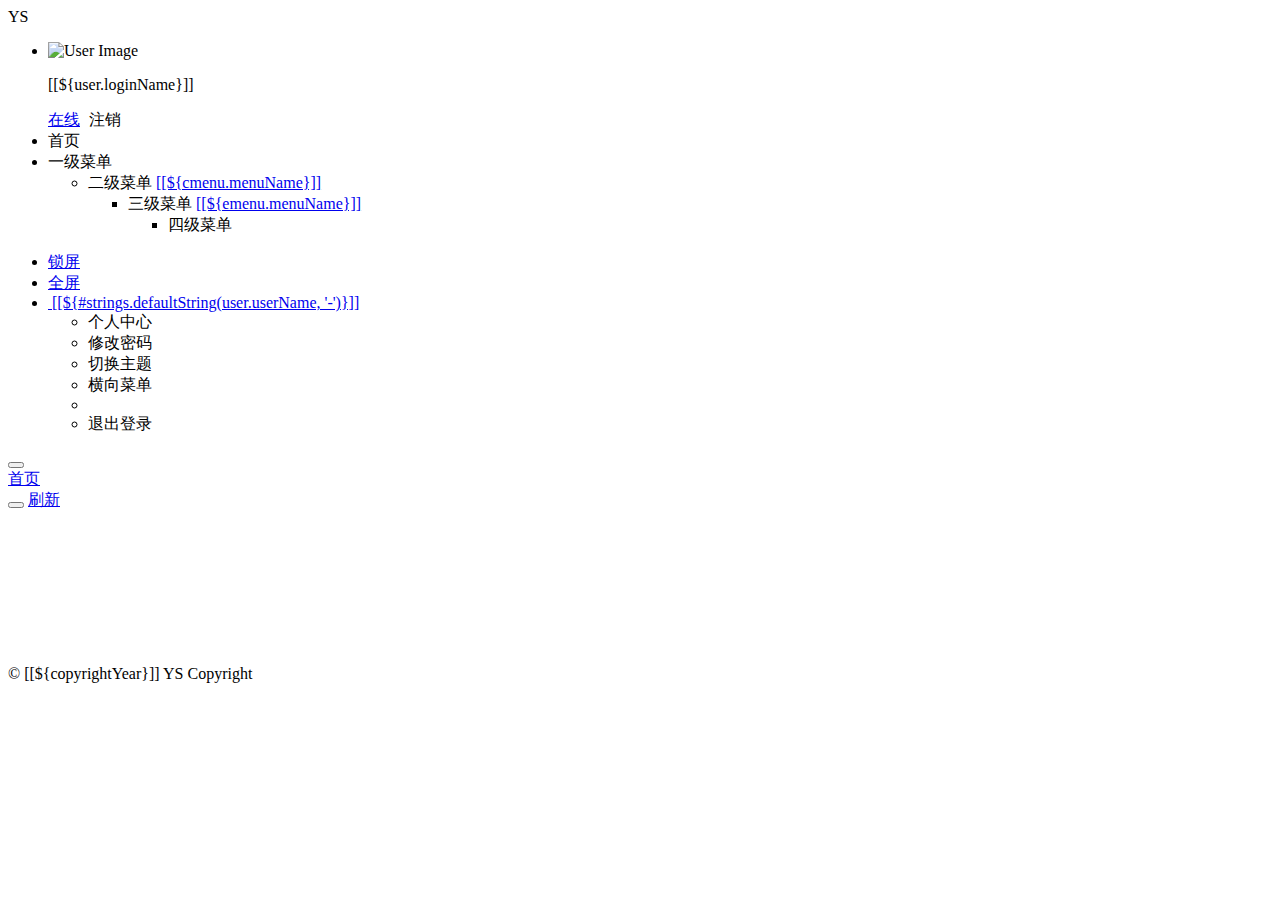
<file: src/main/resources/templates/index.html>
<!DOCTYPE html>
<html  lang="zh" xmlns:th="http://www.thymeleaf.org">
<head>
    <meta charset="utf-8">
    <meta name="viewport" content="width=device-width, initial-scale=1.0">
    <meta name="renderer" content="webkit">
    <title>工单系统首页</title>
    <!-- 避免IE使用兼容模式 -->
 	<meta http-equiv="X-UA-Compatible" content="IE=edge">
    <link th:href="@{favicon.ico}" rel="shortcut icon"/>
    <link th:href="@{/css/bootstrap.min.css}" rel="stylesheet"/>
    <link th:href="@{/css/jquery.contextMenu.min.css}" rel="stylesheet"/>
    <link th:href="@{/css/font-awesome.min.css}" rel="stylesheet"/>
    <link th:href="@{/css/animate.css}" rel="stylesheet"/>
    <link th:href="@{/css/style.css}" rel="stylesheet"/>
    <link th:href="@{/css/skins.css}" rel="stylesheet"/>
    <link th:href="@{/ruoyi/css/ry-ui.css?v=4.6.0}" rel="stylesheet"/>
</head>
<body class="fixed-sidebar full-height-layout gray-bg" style="overflow: hidden">
<div id="wrapper">

    <!--左侧导航开始-->
    <nav class="navbar-default navbar-static-side" role="navigation">
        <div class="nav-close">
            <i class="fa fa-times-circle"></i>
        </div>
        <a th:href="@{/index}">
            <li class="logo hidden-xs">
                <span class="logo-lg">YS</span>
            </li>
         </a>
        <div class="sidebar-collapse">
            <ul class="nav" id="side-menu">
            	<li>
            		<div class="user-panel">
            			<a class="menuItem noactive" title="个人中心" th:href="@{/system/user/profile}">
            				<div class="hide" th:text="个人中心"></div>
					        <div class="pull-left image">
		                    	<img th:src="(${#strings.isEmpty(user.avatar)}) ? @{/img/profile2.jpg} : @{${user.avatar}}" th:onerror="this.src='img/profile2.jpg'" class="img-circle" alt="User Image">
					        </div>
				        </a>
				        <div class="pull-left info">
				          <p>[[${user.loginName}]]</p>
				          <a href="#"><i class="fa fa-circle text-success"></i> 在线</a>
				          <a th:href="@{logout}" style="padding-left:5px;"><i class="fa fa-sign-out text-danger"></i> 注销</a>
				        </div>
				    </div>
            	</li>
                <li>
                    <a class="menuItem" th:href="@{/system/main}"><i class="fa fa-home"></i> <span class="nav-label">首页</span> </a>
                </li>
                <li th:each="menu : ${menus}">
                	<a th:class="@{${!#strings.isEmpty(menu.url) && menu.url != '#'} ? ${menu.target}}" th:href="@{${#strings.isEmpty(menu.url)} ? |#| : ${menu.url}}" th:data-refresh="${menu.isRefresh == '0'}">
                		<i class="fa fa-bar-chart-o" th:class="${menu.icon}"></i>
                    	<span class="nav-label" th:text="${menu.menuName}">一级菜单</span>
                    	<span th:class="${#strings.isEmpty(menu.url) || menu.url == '#'} ? |fa arrow|"></span>
                	</a>
                    <ul class="nav nav-second-level collapse">
						<li th:each="cmenu : ${menu.children}">
							<a th:if="${#lists.isEmpty(cmenu.children)}" th:class="${#strings.isEmpty(cmenu.target)} ? |menuItem| : ${cmenu.target}" th:utext="${cmenu.menuName}" th:href="@{${cmenu.url}}" th:data-refresh="${cmenu.isRefresh == '0'}">二级菜单</a>
							<a th:if="${not #lists.isEmpty(cmenu.children)}" href="#">[[${cmenu.menuName}]]<span class="fa arrow"></span></a>
							<ul th:if="${not #lists.isEmpty(cmenu.children)}" class="nav nav-third-level">
								<li th:each="emenu : ${cmenu.children}">
								    <a th:if="${#lists.isEmpty(emenu.children)}" th:class="${#strings.isEmpty(emenu.target)} ? |menuItem| : ${emenu.target}" th:text="${emenu.menuName}" th:href="@{${emenu.url}}" th:data-refresh="${emenu.isRefresh == '0'}">三级菜单</a>
								    <a th:if="${not #lists.isEmpty(emenu.children)}" href="#">[[${emenu.menuName}]]<span class="fa arrow"></span></a>
								    <ul th:if="${not #lists.isEmpty(emenu.children)}" class="nav nav-four-level">
								      	<li th:each="fmenu : ${emenu.children}"><a th:if="${#lists.isEmpty(fmenu.children)}" th:class="${#strings.isEmpty(fmenu.target)} ? |menuItem| : ${fmenu.target}" th:text="${fmenu.menuName}" th:href="@{${fmenu.url}}" th:data-refresh="${fmenu.isRefresh == '0'}">四级菜单</a></li>
								    </ul>
								</li>
							</ul>
						</li>
					</ul>
                </li>
            </ul>
        </div>
    </nav>
    <!--左侧导航结束-->

    <!--右侧部分开始-->
    <div id="page-wrapper" class="gray-bg dashbard-1">
        <div class="row border-bottom">
            <nav class="navbar navbar-static-top" role="navigation" style="margin-bottom: 0">
                <div class="navbar-header">
                    <a class="navbar-minimalize minimalize-styl-2" style="color:#FFF;" href="#" title="收起菜单">
                    	<i class="fa fa-bars"></i>
                    </a>
                </div>
                <ul class="nav navbar-top-links navbar-right welcome-message">
                    <li><a data-toggle="tooltip" data-trigger="hover" data-placement="bottom" title="锁定屏幕" href="#" id="lockScreen"><i class="fa fa-lock"></i> 锁屏</a></li>
	                <li><a data-toggle="tooltip" data-trigger="hover" data-placement="bottom" title="全屏显示" href="#" id="fullScreen"><i class="fa fa-arrows-alt"></i> 全屏</a></li>
                    <li class="dropdown user-menu">
						<a href="javascript:void(0)" class="dropdown-toggle" data-hover="dropdown">
							<img th:src="(${#strings.isEmpty(user.avatar)}) ? @{/img/profile2.jpg} : @{${user.avatar}}" th:onerror="this.src='img/profile2.jpg'" class="user-image">
							<span class="hidden-xs">[[${#strings.defaultString(user.userName, '-')}]]</span>
						</a>
						<ul class="dropdown-menu">
							<li class="mt5">
								<a th:href="@{/system/user/profile}" class="menuItem noactive">
								<i class="fa fa-user"></i> 个人中心</a>
							</li>
							<li>
								<a onclick="resetPwd()">
								<i class="fa fa-key"></i> 修改密码</a>
							</li>
							<li>
								<a onclick="switchSkin()">
								<i class="fa fa-dashboard"></i> 切换主题</a>
							</li>
							<li>
								<a onclick="toggleMenu()">
								<i class="fa fa-toggle-off"></i> 横向菜单</a>
							</li>
							<li class="divider"></li>
							<li>
								<a th:href="@{logout}">
								<i class="fa fa-sign-out"></i> 退出登录</a>
							</li>
						</ul>
					</li>
                </ul>
            </nav>
        </div>
        <div class="row content-tabs">
            <button class="roll-nav roll-left tabLeft">
                <i class="fa fa-backward"></i>
            </button>
            <nav class="page-tabs menuTabs">
                <div class="page-tabs-content">
                    <a href="javascript:;" class="active menuTab" th:data-id="@{/system/main}">首页</a>
                </div>
            </nav>
            <button class="roll-nav roll-right tabRight">
                <i class="fa fa-forward"></i>
            </button>
            <a href="javascript:void(0);" class="roll-nav roll-right tabReload"><i class="fa fa-refresh"></i> 刷新</a>
        </div>

        <a id="ax_close_max" class="ax_close_max" href="#" title="关闭全屏"> <i class="fa fa-times-circle-o"></i> </a>

        <div class="row mainContent" id="content-main" th:style="${#bools.isFalse(ignoreFooter)} ? |height: calc(100% - 91px)|">
            <iframe class="RuoYi_iframe" name="iframe0" width="100%" height="100%" th:data-id="@{/system/main}"
                    th:src="@{/system/main}" frameborder="0" seamless></iframe>
        </div>
        
        <div th:if="${ignoreFooter}" class="footer">
            <div class="pull-right">© [[${copyrightYear}]] YS Copyright </div>
        </div>
    </div>
    <!--右侧部分结束-->
</div>
<!-- 全局js -->
<script th:src="@{/js/jquery.min.js}"></script>
<script th:src="@{/js/bootstrap.min.js}"></script>
<script th:src="@{/js/plugins/metisMenu/jquery.metisMenu.js}"></script>
<script th:src="@{/js/plugins/slimscroll/jquery.slimscroll.min.js}"></script>
<script th:src="@{/js/jquery.contextMenu.min.js}"></script>
<script th:src="@{/ajax/libs/blockUI/jquery.blockUI.js}"></script>
<script th:src="@{/ajax/libs/layer/layer.min.js}"></script>
<script th:src="@{/ruoyi/js/ry-ui.js?v=4.6.0}"></script>
<script th:src="@{/ruoyi/js/common.js?v=4.6.0}"></script>
<script th:src="@{/ruoyi/index.js?v=20201208}"></script>
<script th:src="@{/ajax/libs/fullscreen/jquery.fullscreen.js}"></script>
<script th:inline="javascript">
window.history.forward(1);
var ctx = [[@{/}]]; 
var lockscreen = [[${session.lockscreen}]]; 
if(lockscreen){window.top.location=ctx+"lockscreen";}
// 皮肤缓存
var skin = storage.get("skin");
// history（表示去掉地址的#）否则地址以"#"形式展示
var mode = "history";
// 历史访问路径缓存
var historyPath = storage.get("historyPath");
// 是否页签与菜单联动
var isLinkage = true;

// 本地主题优先，未设置取系统配置
if($.common.isNotEmpty(skin)){
	$("body").addClass(skin.split('|')[0]);
	$("body").addClass(skin.split('|')[1]);
} else {
	$("body").addClass([[${sideTheme}]]);
	$("body").addClass([[${skinName}]]);
}

/* 用户管理-重置密码 */
function resetPwd() {
    var url = ctx + 'system/user/profile/resetPwd';
    $.modal.open("重置密码", url, '770', '380');
}

/* 切换主题 */
function switchSkin() {
    layer.open({
		type : 2,
		shadeClose : true,
		title : "切换主题",
		area : ["530px", "386px"],
		content : [ctx + "system/switchSkin", 'no']
	})
}

/* 切换菜单 */
function toggleMenu() {
	$.modal.confirm("确认要切换成横向菜单吗？", function() {
		$.get(ctx + 'system/menuStyle/topnav', function(result) {
            window.location.reload();
	    });
	})
}

/** 刷新时访问路径页签 */
function applyPath(url) {
	$('a[href$="' + decodeURI(url) + '"]').click();
	if (!$('a[href$="' + url + '"]').hasClass("noactive")) {
	    $('a[href$="' + url + '"]').parent("li").addClass("selected").parents("li").addClass("active").end().parents("ul").addClass("in");
	}
}

$(function() {
	if($.common.equals("history", mode) && window.performance.navigation.type == 1) {
		var url = storage.get('publicPath');
	    if ($.common.isNotEmpty(url)) {
	    	applyPath(url);
	    }
	} else {
		var hash = location.hash;
	    if ($.common.isNotEmpty(hash)) {
	        var url = hash.substring(1, hash.length);
	        applyPath(url);
	    } else {
	    	if($.common.equals("history", mode)) {
	    		storage.set('publicPath', "");
	    	}
	    }
	}
	
	/* 初始密码提示 */
	if([[${isDefaultModifyPwd}]]) {
		layer.confirm("您的密码还是初始密码，请修改密码！", {
			icon: 0,
			title: "安全提示",
			btn: ['确认'	, '取消'],
			offset: ['30%']
		}, function (index) {
			resetPwd();
			layer.close(index);
		});
	}
	
	/* 过期密码提示 */
	if([[${isPasswordExpired}]]) {
		layer.confirm("您的密码已过期，请尽快修改密码！", {
			icon: 0,
			title: "安全提示",
			btn: ['确认'	, '取消'],
			offset: ['30%']
		}, function (index) {
			resetPwd();
			layer.close(index);
		});
	}
	$("[data-toggle='tooltip']").tooltip();
});
</script>
</body>
</html>
</file>
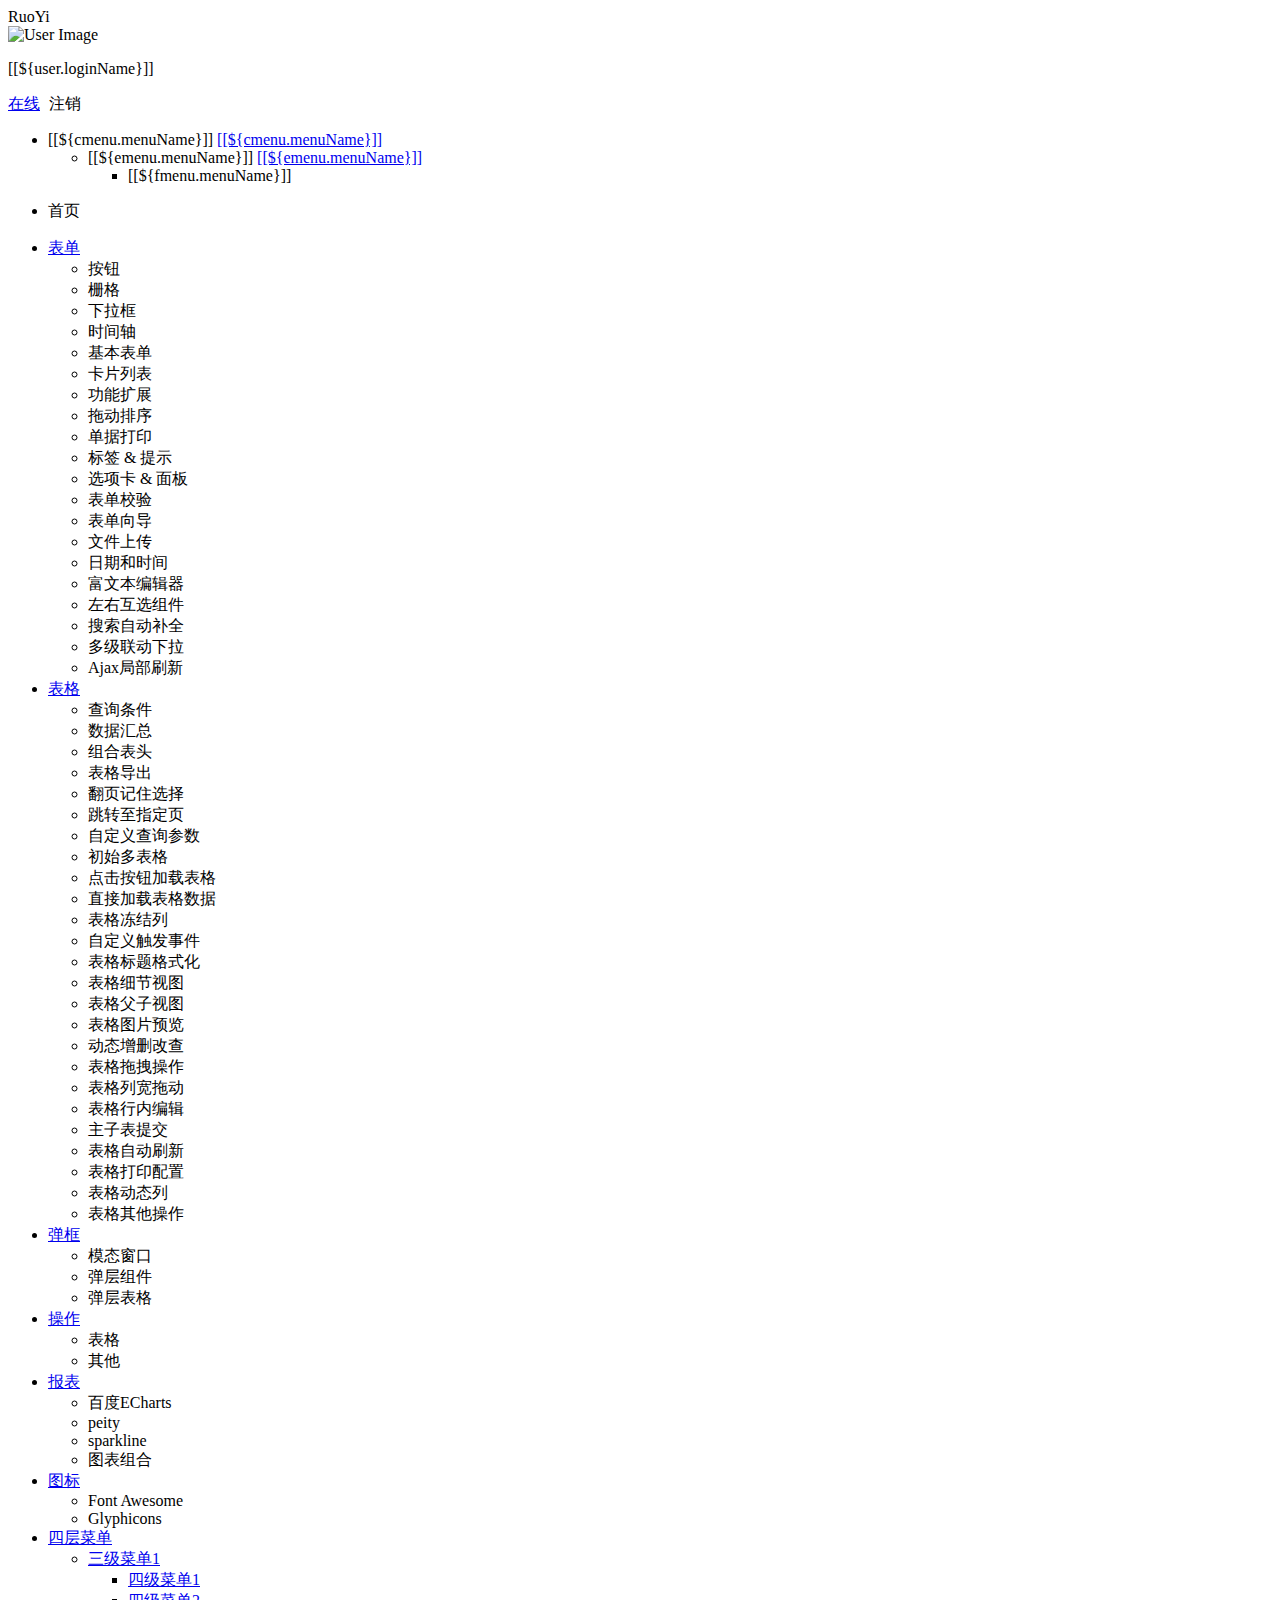
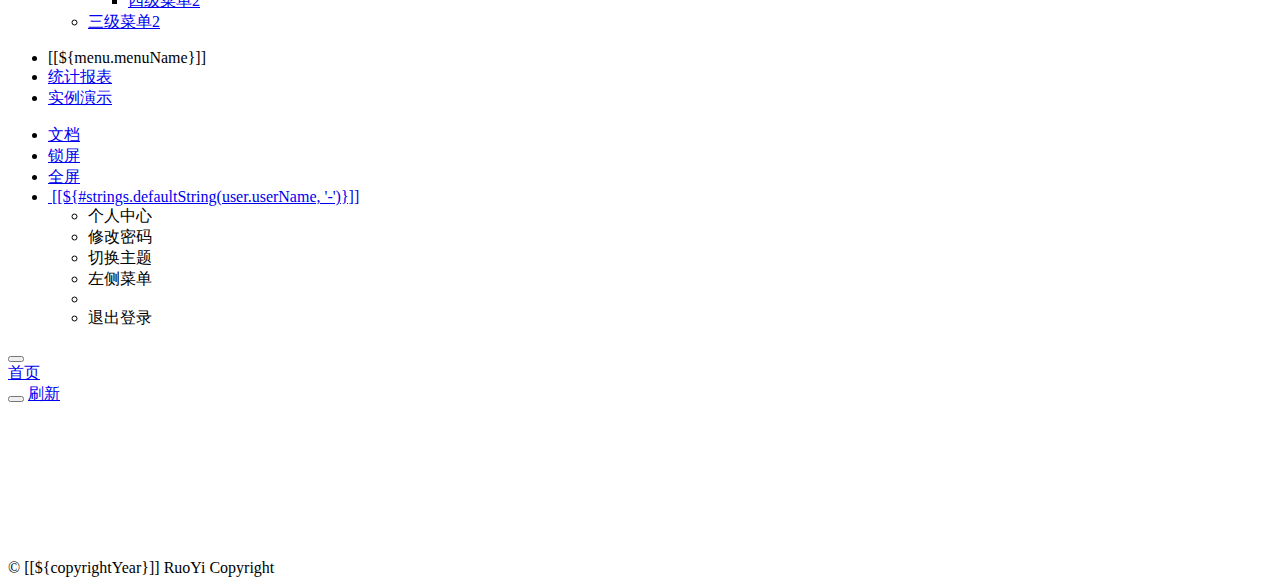
<file: src/main/resources/templates/index-topnav.html>
<!DOCTYPE html>
<html  lang="zh" xmlns:th="http://www.thymeleaf.org">
<head>
    <meta charset="utf-8">
    <meta name="viewport" content="width=device-width, initial-scale=1.0">
    <meta name="renderer" content="webkit">
    <title>若依系统首页</title>
    <!-- 避免IE使用兼容模式 -->
 	<meta http-equiv="X-UA-Compatible" content="IE=edge">
    <link th:href="@{favicon.ico}" rel="shortcut icon"/>
    <link th:href="@{/css/bootstrap.min.css}" rel="stylesheet"/>
    <link th:href="@{/css/jquery.contextMenu.min.css}" rel="stylesheet"/>
    <link th:href="@{/css/font-awesome.min.css}" rel="stylesheet"/>
    <link th:href="@{/css/animate.css}" rel="stylesheet"/>
    <link th:href="@{/css/style.css}" rel="stylesheet"/>
    <link th:href="@{/css/skins.css?v=20200902}" rel="stylesheet"/>
    <link th:href="@{/ruoyi/css/ry-ui.css?v=4.6.0}" rel="stylesheet"/>
</head>
<body class="fixed-sidebar full-height-layout gray-bg" style="overflow: hidden">
<div id="wrapper">

    <!--左侧导航开始-->
    <nav class="navbar-default navbar-static-side" role="navigation">
        <div class="nav-close">
            <i class="fa fa-times-circle"></i>
        </div>
        <a th:href="@{/index}">
            <li class="logo hidden-xs">
                <span class="logo-lg">RuoYi</span>
            </li>
         </a>
        <div class="sidebar-collapse tab-content" id="side-menu">
			<div class="user-panel">
				<a class="menuItem noactive" title="个人中心" th:href="@{/system/user/profile}">
					<div class="hide" th:text="个人中心"></div>
					<div class="pull-left image">
						<img th:src="(${#strings.isEmpty(user.avatar)}) ? @{/img/profile.jpg} : @{${user.avatar}}" th:onerror="this.src='img/profile.jpg'" class="img-circle" alt="User Image">
					</div>
				</a>
				<div class="pull-left info">
				  <p>[[${user.loginName}]]</p>
				  <a href="#"><i class="fa fa-circle text-success"></i> 在线</a>
				  <a th:href="@{logout}" style="padding-left:5px;"><i class="fa fa-sign-out text-danger"></i> 注销</a>
				</div>
			</div>
			
            <!-- 左侧菜单 -->
			<th:block th:each="menu : ${menus}">
			<div class="tab-pane fade height-full" th:id="|menu_${menu.menuId}|">
			  <ul class="nav">
                <li th:each="cmenu : ${menu.children}">
			      <a class="menu-content" th:if="${#lists.isEmpty(cmenu.children)}" th:href="@{${cmenu.url}}" th:classappend="${#strings.isEmpty(cmenu.target)} ? |menuItem| : ${cmenu.target}" th:data-refresh="${cmenu.isRefresh == '0'}">
			        <i th:class="${cmenu.icon} + ' fa-fw'"></i> <span class="nav-label">[[${cmenu.menuName}]]</span>
			      </a>
			      <a class="menu-content" th:if="${not #lists.isEmpty(cmenu.children)}" href="#">
			        <i th:class="${cmenu.icon} + ' fa-fw'"></i>
			        <span class="nav-label">[[${cmenu.menuName}]]</span>
			        <span class="fa arrow"></span>
                  </a>
				  <ul th:if="${not #lists.isEmpty(cmenu.children)}" class="nav nav-second-level collapse">
				    <li th:each="emenu : ${cmenu.children}">
				      <a th:if="${#lists.isEmpty(emenu.children)}" th:href="@{${emenu.url}}" th:class="${#strings.isEmpty(emenu.target)} ? |menuItem| : ${emenu.target}" th:data-refresh="${emenu.isRefresh == '0'}">
				        <i th:class="${emenu.icon} + ' fa-fw'"></i> 
				        [[${emenu.menuName}]]
				      </a>
				      <a th:if="${not #lists.isEmpty(emenu.children)}" href="#">
				        <i th:class="${emenu.icon} + ' fa-fw'"></i> 
				        [[${emenu.menuName}]]
				        <span class="fa arrow"></span>
				      </a>
				      <ul th:if="${not #lists.isEmpty(emenu.children)}" class="nav nav-third-level collapse">
				        <li th:each="fmenu : ${emenu.children}"><a th:if="${#lists.isEmpty(fmenu.children)}" th:class="${#strings.isEmpty(fmenu.target)} ? |menuItem| : ${fmenu.target}" th:href="@{${fmenu.url}}" th:data-refresh="${fmenu.isRefresh == '0'}">[[${fmenu.menuName}]]</a></li>
				      </ul>
				    </li>
				  </ul>
                </li>
			  </ul>
			</div>
			</th:block>
			
			<!-- 首页菜单 -->
			<div class="tab-pane fade height-full" id="index">
			  <ul class="nav">
			    <li>
			      <a class="menuItem" th:href="@{/system/main}">
			      <i class="fa fa-home"></i> <span class="nav-label">首页</span></a>
			    </li>
			  </ul>
			</div>
			
            <!-- 实例演示菜单 -->
			<div class="tab-pane fade height-full" id="demo" th:if="${demoEnabled}">
			  <ul class="nav">
			    <li>
			      <a href="#"><i class="fa fa-edit"></i> <span class="nav-label">表单</span><span class="fa arrow"></span></a>
			      <ul class="nav nav-second-level collapse">
					<li><a class="menuItem" th:href="@{/demo/form/button}">按钮</a></li>
					<li><a class="menuItem" th:href="@{/demo/form/grid}">栅格</a></li>
					<li><a class="menuItem" th:href="@{/demo/form/select}">下拉框</a></li>
					<li><a class="menuItem" th:href="@{/demo/form/timeline}">时间轴</a></li>
					<li><a class="menuItem" th:href="@{/demo/form/basic}">基本表单</a></li>
					<li><a class="menuItem" th:href="@{/demo/form/cards}">卡片列表</a></li>
					<li><a class="menuItem" th:href="@{/demo/form/jasny}">功能扩展</a></li>
					<li><a class="menuItem" th:href="@{/demo/form/sortable}">拖动排序</a></li>
					<li><a class="menuItem" th:href="@{/demo/form/invoice}">单据打印</a></li>
					<li><a class="menuItem" th:href="@{/demo/form/labels_tips}">标签 & 提示</a></li>
					<li><a class="menuItem" th:href="@{/demo/form/tabs_panels}">选项卡 & 面板</a></li>
					<li><a class="menuItem" th:href="@{/demo/form/validate}">表单校验</a></li>
					<li><a class="menuItem" th:href="@{/demo/form/wizard}">表单向导</a></li>
					<li><a class="menuItem" th:href="@{/demo/form/upload}">文件上传</a></li>
					<li><a class="menuItem" th:href="@{/demo/form/datetime}">日期和时间</a></li>
					<li><a class="menuItem" th:href="@{/demo/form/summernote}">富文本编辑器</a></li>
					<li><a class="menuItem" th:href="@{/demo/form/duallistbox}">左右互选组件</a></li>
					<li><a class="menuItem" th:href="@{/demo/form/autocomplete}">搜索自动补全</a></li>
					<li><a class="menuItem" th:href="@{/demo/form/cxselect}">多级联动下拉</a></li>
					<li><a class="menuItem" th:href="@{/demo/form/localrefresh}">Ajax局部刷新</a></li>
			      </ul>
			    </li>
			    <li>
			      <a href="#"><i class="fa fa-table"></i> <span class="nav-label">表格</span><span class="fa arrow"></span></a>
			      <ul class="nav nav-second-level collapse">
					<li><a class="menuItem" th:href="@{/demo/table/search}">查询条件</a></li>
					<li><a class="menuItem" th:href="@{/demo/table/footer}">数据汇总</a></li>
					<li><a class="menuItem" th:href="@{/demo/table/groupHeader}">组合表头</a></li>
					<li><a class="menuItem" th:href="@{/demo/table/export}">表格导出</a></li>
					<li><a class="menuItem" th:href="@{/demo/table/remember}">翻页记住选择</a></li>
					<li><a class="menuItem" th:href="@{/demo/table/pageGo}">跳转至指定页</a></li>
					<li><a class="menuItem" th:href="@{/demo/table/params}">自定义查询参数</a></li>
					<li><a class="menuItem" th:href="@{/demo/table/multi}">初始多表格</a></li>
					<li><a class="menuItem" th:href="@{/demo/table/button}">点击按钮加载表格</a></li>
					<li><a class="menuItem" th:href="@{/demo/table/data}">直接加载表格数据</a></li>
					<li><a class="menuItem" th:href="@{/demo/table/fixedColumns}">表格冻结列</a></li>
					<li><a class="menuItem" th:href="@{/demo/table/event}">自定义触发事件</a></li>
					<li><a class="menuItem" th:href="@{/demo/table/headerStyle}">表格标题格式化</a></li>
					<li><a class="menuItem" th:href="@{/demo/table/detail}">表格细节视图</a></li>
					<li><a class="menuItem" th:href="@{/demo/table/child}">表格父子视图</a></li>
					<li><a class="menuItem" th:href="@{/demo/table/image}">表格图片预览</a></li>
					<li><a class="menuItem" th:href="@{/demo/table/curd}">动态增删改查</a></li>
					<li><a class="menuItem" th:href="@{/demo/table/reorder}">表格拖拽操作</a></li>
					<li><a class="menuItem" th:href="@{/demo/table/resizable}">表格列宽拖动</a></li>
					<li><a class="menuItem" th:href="@{/demo/table/editable}">表格行内编辑</a></li>
					<li><a class="menuItem" th:href="@{/demo/table/subdata}">主子表提交</a></li>
					<li><a class="menuItem" th:href="@{/demo/table/refresh}">表格自动刷新</a></li>
					<li><a class="menuItem" th:href="@{/demo/table/print}">表格打印配置</a></li>
					<li><a class="menuItem" th:href="@{/demo/table/dynamicColumns}">表格动态列</a></li>
					<li><a class="menuItem" th:href="@{/demo/table/other}">表格其他操作</a></li>
			      </ul>
			    </li>
			    <li>
			      <a href="#"><i class="fa fa-flask"></i> <span class="nav-label">弹框</span><span class="fa arrow"></span></a>
			      <ul class="nav nav-second-level collapse">
					<li><a class="menuItem" th:href="@{/demo/modal/dialog}">模态窗口</a></li>
					<li><a class="menuItem" th:href="@{/demo/modal/layer}">弹层组件</a></li>
					<li><a class="menuItem" th:href="@{/demo/modal/table}">弹层表格</a></li>
			      </ul>
			    </li>
			    <li>
			      <a href="#"><i class="fa fa-wpforms"></i> <span class="nav-label">操作</span><span class="fa arrow"></span></a>
			      <ul class="nav nav-second-level collapse">
					<li><a class="menuItem" th:href="@{/demo/operate/table}">表格</a></li>
					<li><a class="menuItem" th:href="@{/demo/operate/other}">其他</a></li>
			      </ul>
			    </li>
			    <li>
			      <a href="#"><i class="fa fa-bar-chart-o"></i> <span class="nav-label">报表</span><span class="fa arrow"></span></a>
			      <ul class="nav nav-second-level collapse">
					<li><a class="menuItem" th:href="@{/demo/report/echarts}">百度ECharts</a></li>
					<li><a class="menuItem" th:href="@{/demo/report/peity}">peity</a></li>
					<li><a class="menuItem" th:href="@{/demo/report/sparkline}">sparkline</a></li>
					<li><a class="menuItem" th:href="@{/demo/report/metrics}">图表组合</a></li>
			      </ul>
			    </li>
			    <li>
			      <a href="#"><i class="fa fa-book"></i> <span class="nav-label">图标</span><span class="fa arrow"></span></a>
			      <ul class="nav nav-second-level collapse">
					<li><a class="menuItem" th:href="@{/demo/icon/fontawesome}">Font Awesome</a></li>
					<li><a class="menuItem" th:href="@{/demo/icon/glyphicons}">Glyphicons</a></li>
			      </ul>
			    </li>
			    <li>
			      <a href="#"><i class="fa fa-navicon"></i> <span class="nav-label">四层菜单</span><span class="fa arrow"></span></a>
			      <ul class="nav nav-second-level collapse">
					<li>
						<a href="#" id="damian">三级菜单1<span class="fa arrow"></span></a>
						<ul class="nav nav-third-level collapse">
							<li>
								<a href="#">四级菜单1</a>
							</li>
							<li>
								<a href="#">四级菜单2</a>
							</li>
						</ul>
					</li>
					<li><a href="#">三级菜单2</a></li>
			      </ul>
			    </li>
			  </ul>
			</div>
        </div>
    </nav>
    <!--左侧导航结束-->

    <!--右侧部分开始-->
    <div id="page-wrapper" class="gray-bg dashbard-1">
        <div class="row border-bottom">
            <nav class="navbar navbar-static-top" role="navigation" style="margin-bottom: 0">
                <div class="navbar-header">
                    <a class="navbar-minimalize minimalize-styl-2" style="color:#FFF;" href="#" title="收起菜单">
                    	<i class="fa fa-bars"></i>
                    </a>
                </div>
                <!-- 顶部栏 -->
                <div id="navMenu">
                  <ul class="nav navbar-toolbar nav-tabs navbar-left hidden-xs">
                    
                    <!-- 顶部菜单列表 -->
	                <th:block th:each="menu : ${menus}">
               	    <li role="presentation" th:id="|tab_${menu.menuId}|">
                        <a data-toggle="tab" th:class="@{${!#strings.isEmpty(menu.target) && menu.target == 'menuBlank'} ? 'menuBlank'}" th:href="@{${!#strings.isEmpty(menu.target) && menu.target == 'menuBlank'} ? ${menu.url} : |#menu_${menu.menuId}|}">
                            <i th:class="${menu.icon}"></i> <span>[[${menu.menuName}]]</span>
                        </a>
                    </li>
	                </th:block>
	                
	                <li role="presentation" id="tab_index">
                      <a data-toggle="tab" href="#index">
                        <i class="fa fa-area-chart"></i> <span>统计报表</span>
                      </a>
                    </li>
                    
                    <li role="presentation" id="tab_demo" th:if="${demoEnabled}">
                      <a data-toggle="tab" href="#demo">
                        <i class="fa fa-desktop"></i> <span>实例演示</span>
                      </a>
                    </li>
				  </ul>
				</div>
                <!-- 右侧栏 -->
                <ul class="nav navbar-top-links navbar-right welcome-message">
                    <li><a data-toggle="tooltip" data-trigger="hover" data-placement="bottom" title="开发文档" href="http://doc.ruoyi.vip/ruoyi" target="_blank"><i class="fa fa-question-circle"></i> 文档</a></li>
                    <li><a data-toggle="tooltip" data-trigger="hover" data-placement="bottom" title="锁定屏幕" href="#" id="lockScreen"><i class="fa fa-lock"></i> 锁屏</a></li>
	                <li><a data-toggle="tooltip" data-trigger="hover" data-placement="bottom" title="全屏显示" href="#" id="fullScreen"><i class="fa fa-arrows-alt"></i> 全屏</a></li>
                
                    <li class="dropdown user-menu">
						<a href="javascript:void(0)" class="dropdown-toggle" data-hover="dropdown">
							<img th:src="(${#strings.isEmpty(user.avatar)}) ? @{/img/profile.jpg} : @{${user.avatar}}" th:onerror="this.src='img/profile.jpg'" class="user-image">
							<span class="hidden-xs">[[${#strings.defaultString(user.userName, '-')}]]</span>
						</a>
						<ul class="dropdown-menu">
							<li class="mt5">
								<a th:href="@{/system/user/profile}" class="menuItem noactive">
								<i class="fa fa-user"></i> 个人中心</a>
							</li>
							<li>
								<a onclick="resetPwd()">
								<i class="fa fa-key"></i> 修改密码</a>
							</li>
							<li>
								<a onclick="switchSkin()">
								<i class="fa fa-dashboard"></i> 切换主题</a>
							</li>
							<li>
								<a onclick="toggleMenu()">
								<i class="fa fa-toggle-off"></i> 左侧菜单</a>
							</li>
							<li class="divider"></li>
							<li>
								<a th:href="@{logout}">
								<i class="fa fa-sign-out"></i> 退出登录</a>
							</li>
						</ul>
					</li>
                </ul>
            </nav>
        </div>
        <div class="row content-tabs">
            <button class="roll-nav roll-left tabLeft">
                <i class="fa fa-backward"></i>
            </button>
            <nav class="page-tabs menuTabs">
                <div class="page-tabs-content">
                    <a href="javascript:;" class="active menuTab" th:data-id="@{/system/main}">首页</a>
                </div>
            </nav>
            <button class="roll-nav roll-right tabRight">
                <i class="fa fa-forward"></i>
            </button>
            <a href="javascript:void(0);" class="roll-nav roll-right tabReload"><i class="fa fa-refresh"></i> 刷新</a>
        </div>

        <a id="ax_close_max" class="ax_close_max" href="#" title="关闭全屏"> <i class="fa fa-times-circle-o"></i> </a>

        <div class="row mainContent" id="content-main" th:style="${#bools.isFalse(ignoreFooter)} ? |height: calc(100% - 91px)|">
            <iframe class="RuoYi_iframe" name="iframe0" width="100%" height="100%" th:data-id="@{/system/main}"
                    th:src="@{/system/main}" frameborder="0" seamless></iframe>
        </div>
        
        <div th:if="${ignoreFooter}" class="footer">
            <div class="pull-right">© [[${copyrightYear}]] RuoYi Copyright </div>
        </div>
    </div>
    <!--右侧部分结束-->
</div>
<!-- 全局js -->
<script th:src="@{/js/jquery.min.js}"></script>
<script th:src="@{/js/bootstrap.min.js}"></script>
<script th:src="@{/js/plugins/metisMenu/jquery.metisMenu.js}"></script>
<script th:src="@{/js/plugins/slimscroll/jquery.slimscroll.min.js}"></script>
<script th:src="@{/js/jquery.contextMenu.min.js}"></script>
<script th:src="@{/ajax/libs/blockUI/jquery.blockUI.js}"></script>
<script th:src="@{/ajax/libs/layer/layer.min.js}"></script>
<script th:src="@{/ruoyi/js/ry-ui.js?v=4.6.0}"></script>
<script th:src="@{/ruoyi/js/common.js?v=4.6.0}"></script>
<script th:src="@{/ruoyi/index.js?v=20201208}"></script>
<script th:src="@{/ajax/libs/fullscreen/jquery.fullscreen.js}"></script>
<script th:src="@{/js/resize-tabs.js}"></script>
<script th:inline="javascript">
window.history.forward(1);
var ctx = [[@{/}]]; 
var lockscreen = [[${session.lockscreen}]]; 
if(lockscreen){window.top.location=ctx+"lockscreen";}
// 皮肤缓存
var skin = storage.get("skin");
// history（表示去掉地址的#）否则地址以"#"形式展示
var mode = "history";
// 历史访问路径缓存
var historyPath = storage.get("historyPath");
// 是否页签与菜单联动
var isLinkage = true;

// 本地主题优先，未设置取系统配置
if($.common.isNotEmpty(skin)){
	$("body").addClass(skin.split('|')[0]);
	$("body").addClass(skin.split('|')[1]);
} else {
	$("body").addClass([[${sideTheme}]]);
	$("body").addClass([[${skinName}]]);
}

/* 用户管理-重置密码 */
function resetPwd() {
    var url = ctx + 'system/user/profile/resetPwd';
    $.modal.open("重置密码", url, '770', '380');
}
/* 切换主题 */
function switchSkin() {
    layer.open({
		type : 2,
		shadeClose : true,
		title : "切换主题",
		area : ["530px", "386px"],
		content : [ctx + "system/switchSkin", 'no']
	})
}

/* 切换菜单 */
function toggleMenu() {
	$.modal.confirm("确认要切换成左侧菜单吗？", function() {
		$.get(ctx + 'system/menuStyle/default', function(result) {
            window.location.reload();
	    });
	})
}

/** 刷新时访问路径页签 */
function applyPath(url) {
	var $dataObj = $('a[href$="' + decodeURI(url) + '"]');
	$dataObj.click();
	if (!$dataObj.hasClass("noactive")) {
	    $dataObj.parent("li").addClass("selected").parents("li").addClass("active").end().parents("ul").addClass("in");
	}
	// 顶部菜单同步处理
    var tabStr = $dataObj.parents(".tab-pane").attr("id");
    if ($.common.isNotEmpty(tabStr)) {
        var sepIndex = tabStr.lastIndexOf('_');
        var menuId = tabStr.substring(sepIndex + 1, tabStr.length);
        $("#tab_" + menuId + " a").click();
    }
}

$(function() {
	if($.common.equals("history", mode) && window.performance.navigation.type == 1) {
		var url = storage.get('publicPath');
	    if ($.common.isNotEmpty(url)) {
	    	applyPath(url);
	    } else {
	    	$(".navbar-toolbar li a").eq(0).click();
	    }
	} else {
		var hash = location.hash;
	    if ($.common.isNotEmpty(hash)) {
	        var url = hash.substring(1, hash.length);
	        applyPath(url);
	    } else {
	    	if($.common.equals("history", mode)) {
	    		storage.set('publicPath', "");
	    	}
	    	$(".navbar-toolbar li a").eq(0).click();
	    }
	}
	
	/* 初始密码提示 */
	if([[${isDefaultModifyPwd}]]) {
		layer.confirm("您的密码还是初始密码，请修改密码！", {
			icon: 0,
			title: "安全提示",
			btn: ['确认'	, '取消'],
			offset: ['30%']
		}, function (index) {
			resetPwd();
			layer.close(index);
		});
	}
	
	/* 过期密码提示 */
	if([[${isPasswordExpired}]]) {
		layer.confirm("您的密码已过期，请尽快修改密码！", {
			icon: 0,
			title: "安全提示",
			btn: ['确认'	, '取消'],
			offset: ['30%']
		}, function (index) {
			resetPwd();
			layer.close(index);
		});
	}
	
	$("[data-toggle='tooltip']").tooltip();
});
</script>
</body>
</html>
</file>
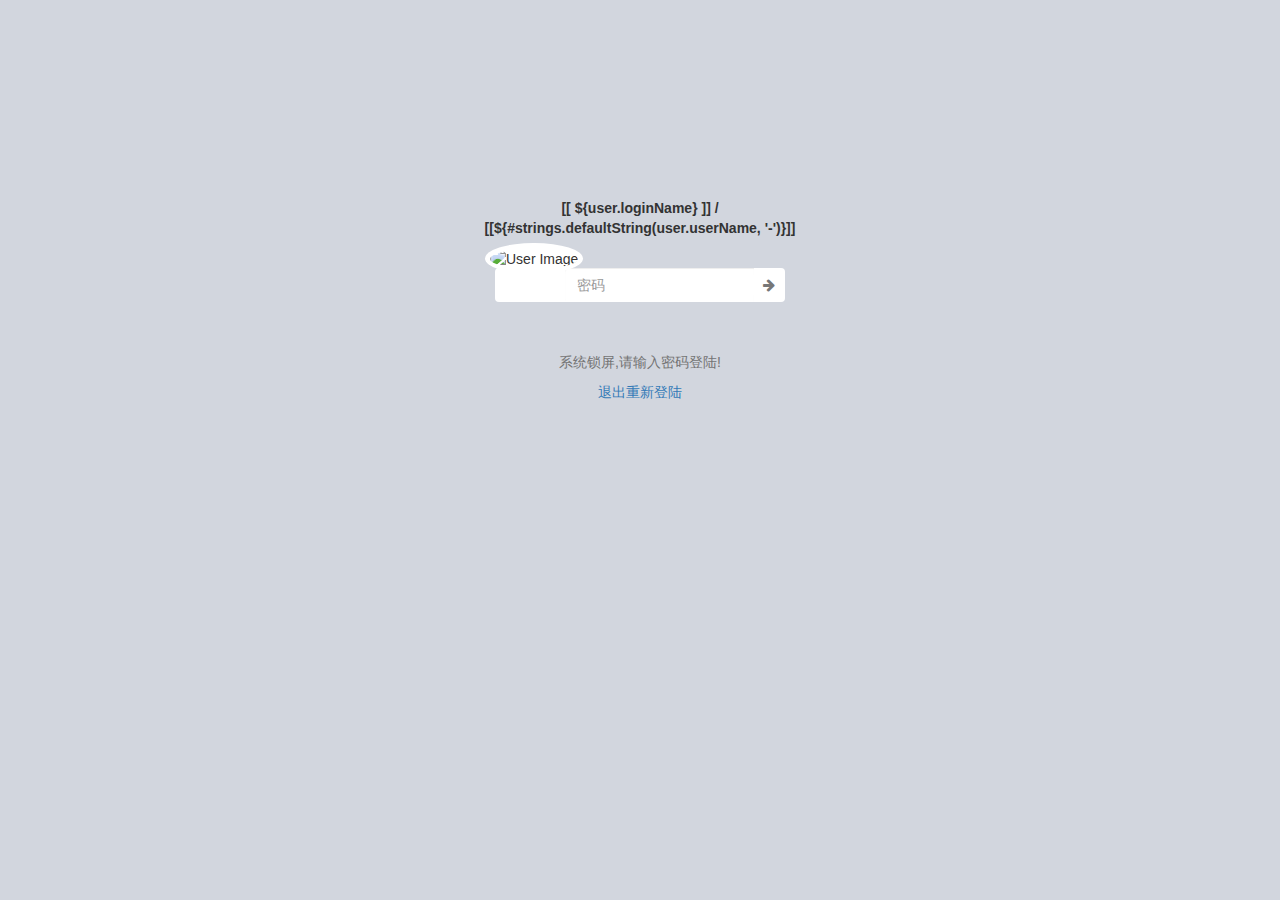
<file: src/main/resources/templates/lock.html>
<!DOCTYPE html>
<html lang="zh" xmlns:th="http://www.thymeleaf.org">
<head>
    <meta charset="utf-8">
    <meta name="viewport" content="width=device-width, initial-scale=1.0">
    <!--360浏览器优先以webkit内核解析-->
    <title>锁定屏幕</title>
    <link th:href="@{favicon.ico}" rel="shortcut icon"/>
    <link href="../static/css/bootstrap.min.css" th:href="@{/css/bootstrap.min.css}" rel="stylesheet"/>
    <link href="../static/css/font-awesome.min.css" th:href="@{/css/font-awesome.min.css}" rel="stylesheet"/>
	<style>.lockscreen{background:#d2d6de;height:auto;}.lockscreen .lockscreen-name{text-align:center;font-weight:600;margin-top:50px;margin-bottom:30px;}.lockscreen-wrapper{max-width:400px;margin:10% auto;z-index:800;position:relative;}.lockscreen .lockscreen-name{text-align:center;font-weight:600;margin-top:50px;margin-bottom:30px;}.lockscreen-item{border-radius:4px;padding:0;background:#fff;position:relative;margin:10px auto 30px auto;width:290px}.lockscreen-image{border-radius:50%;position:absolute;left:-10px;top:-25px;background:#fff;padding:5px;z-index:10}.lockscreen-image>img{border-radius:50%;width:70px;height:70px}.lockscreen-credentials{margin-left:70px}.lockscreen-credentials .form-control{border:0}.lockscreen-credentials .btn{background-color:#fff;border:0;padding:0 10px}.lockscreen-footer{margin-top:150px}.lockscreen-time{width:100%;color:#fff;font-size:60px;display:inline-block;text-align:center;font-family:'Open Sans',sans-serif;font-weight:300;}</style>
</head>
<body class="lockscreen">
<div class="lockscreen-wrapper">
    <div class="lockscreen-time"></div>
    <div class="lockscreen-name">[[ ${user.loginName} ]] / [[${#strings.defaultString(user.userName, '-')}]]</div>

    <div class="lockscreen-item">
        <div class="lockscreen-image">
            <img th:src="(${#strings.isEmpty(user.avatar)}) ? @{/img/profile.jpg} : @{${user.avatar}}" th:onerror="this.src='img/profile.jpg'" class="img-circle" alt="User Image">
        </div>
        <form class="lockscreen-credentials" method="post" action="#" onsubmit="return false;">
            <div class="input-group">
                <input type="password" name="password" autocomplete="off" class="form-control" placeholder="密码">
                <div class="input-group-btn">
                    <button type="button" class="btn" onclick="unlock()"><i class="fa fa-arrow-right text-muted"></i></button>
                </div>
            </div>
        </form>
    </div>
    
    <div class="help-block text-center" style="margin-top: 50px;">系统锁屏,请输入密码登陆!</div>
    <div class="text-center">
        <a th:href="@{logout}">退出重新登陆</a>
    </div>
</div>
<script src="../static/js/jquery.min.js" th:src="@{/js/jquery.min.js}"></script>
<script src="../static/js/bootstrap.min.js" th:src="@{/js/bootstrap.min.js}"></script>
<script src="../static/js/three.min.js" th:src="@{/js/three.min.js}"></script>
<script src="../static/ajax/libs/layer/layer.min.js" th:src="@{/ajax/libs/layer/layer.min.js}"></script>
<script src="../static/ruoyi/js/ry-ui.js" th:src="@{/ruoyi/js/ry-ui.js?v=4.6.0}"></script>
</body>
<script th:inline="javascript">
    var ctx = [[@{/}]];
    Date.prototype.format = function(fmt) {
	  var o = {
	    "M+" : this.getMonth()+1,                 //月份
	    "d+" : this.getDate(),                    //日
	    "h+" : this.getHours(),                   //小时
	    "m+" : this.getMinutes(),                 //分
	    "s+" : this.getSeconds(),                 //秒
	    "q+" : Math.floor((this.getMonth()+3)/3), //季度
	    "S"  : this.getMilliseconds()             //毫秒
	  };

	  if (/(y+)/.test(fmt)) {
          fmt = fmt.replace(RegExp.$1, (this.getFullYear() + "").substr(4 - RegExp.$1.length));
	  }

	  for (var k in o) {
		  if (new RegExp("(" + k + ")").test(fmt)) {
		      fmt = fmt.replace(RegExp.$1, (RegExp.$1.length == 1) ? (o[k]) : (("00" + o[k]).substr(("" + o[k]).length)));
		  }
      }
	  return fmt;
	}
    
    $(function() {
        $('.lockscreen-time').text((new Date()).format('hh:mm:ss'));
        setInterval(function() {
            $('.lockscreen-time').text((new Date()).format('hh:mm:ss'));
        }, 500);
        init();
        animate();
    });

    $(document).keydown(function(event) {
   	    if (event.keyCode == 13) {
   	    	unlock();
   	    }
   	});
     
    function unlock() {
        var username = $("input[name='username']").val();
        var password = $("input[name='password']").val();
        if ($.common.isEmpty(password)) {
        	$.modal.msg("请输入密码");
            return;
        }
        
        var index = "";
        var config = {
            url: ctx + "unlockscreen",
            type: "post",
            dataType: "json",
            data: { password: password },
            beforeSend: function() {
            	index = layer.load(2, {shade: false});
            },
            success: function(result) {
                if (result.code == web_status.SUCCESS) {
                    location.href = ctx + 'index';
                } else {
                    $.modal.msg(result.msg);
                    $("input[name='password']").val("");
                }
                layer.close(index);
            }
        };
        $.ajax(config);
    };

    var container;
    var camera, scene, projector, renderer;
    var PI2 = Math.PI * 2;

    var programFill = function(context) {
        context.beginPath();
        context.arc(0, 0, 1, 0, PI2, true);
        context.closePath();
        context.fill();
    };

    var programStroke = function(context) {
        context.lineWidth = 0.05;
        context.beginPath();
        context.arc(0, 0, 1, 0, PI2, true);
        context.closePath();
        context.stroke();
    };

    var mouse = { x: 0, y: 0 }, INTERSECTED;
    function init() {
    	container = document.createElement('div');
    	container.id = 'bgc';
    	container.style.position = 'absolute';
    	container.style.zIndex = '0';
    	container.style.top = '0px';
    	$(".lockscreen-wrapper").before(container);

        camera = new THREE.PerspectiveCamera(70, window.innerWidth / window.innerHeight, 1, 10000);
        camera.position.set(0, 300, 500);
        scene = new THREE.Scene();

        for (var i = 0; i < 100; i++) {
            var particle = new THREE.Particle(new THREE.ParticleCanvasMaterial({ color: Math.random() * 0x808080 + 0x808080, program: programStroke }));
            particle.position.x = Math.random() * 800 - 400;
            particle.position.y = Math.random() * 800 - 400;
            particle.position.z = Math.random() * 800 - 400;
            particle.scale.x = particle.scale.y = Math.random() * 10 + 10;
            scene.add(particle);
        }
        projector = new THREE.Projector();
        renderer = new THREE.CanvasRenderer();
        renderer.setSize(window.innerWidth, window.innerHeight - 10);
        container.appendChild(renderer.domElement);
        document.addEventListener('mousemove', onDocumentMouseMove, false);
        window.addEventListener('resize', onWindowResize, false);
    };

    function onWindowResize() {
        camera.aspect = window.innerWidth / window.innerHeight;
        camera.updateProjectionMatrix();
        renderer.setSize(window.innerWidth, window.innerHeight - 10);
    };

    function onDocumentMouseMove(event) {
        event.preventDefault();
        mouse.x = (event.clientX / window.innerWidth) * 2 - 1;
        mouse.y = -(event.clientY / window.innerHeight) * 2 + 1;
    };

    function animate() {
        requestAnimationFrame(animate);
        render();
    };

    var radius = 600;
    var theta = 0;

    function render() {
    	theta += 0.2;
    	camera.position.x = radius * Math.sin(theta * Math.PI / 360);
    	camera.position.y = radius * Math.sin(theta * Math.PI / 360);
    	camera.position.z = radius * Math.cos(theta * Math.PI / 360);
    	camera.lookAt(scene.position);
    	camera.updateMatrixWorld();

    	var vector = new THREE.Vector3(mouse.x, mouse.y, 0.5);
    	projector.unprojectVector(vector, camera);

    	var ray = new THREE.Ray(camera.position, vector.subSelf(camera.position).normalize());
    	var intersects = ray.intersectObjects(scene.children);

        if (intersects.length > 0) {
            if (INTERSECTED != intersects[0].object) {
                if (INTERSECTED) INTERSECTED.material.program = programStroke;
                INTERSECTED = intersects[0].object;
                INTERSECTED.material.program = programFill;
            }
        } else {
            if (INTERSECTED) INTERSECTED.material.program = programStroke;
            INTERSECTED = null;
        }
        renderer.render(scene, camera);
    }
</script>
</html>
</file>
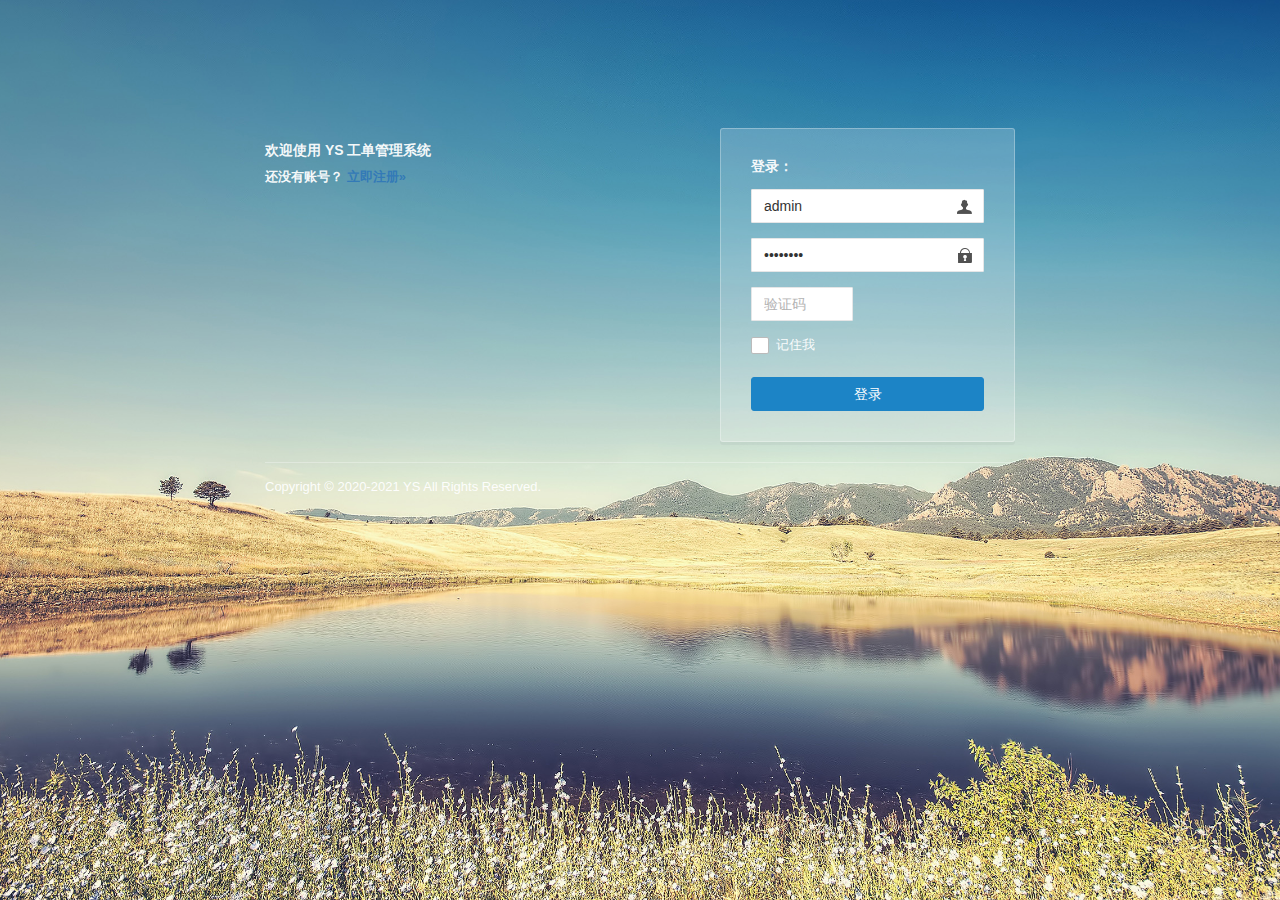
<file: src/main/resources/templates/login.html>
<!DOCTYPE html>
<html  lang="zh" xmlns:th="http://www.thymeleaf.org">
<head>
    <meta charset="utf-8">
    <meta name="viewport" content="width=device-width, initial-scale=1.0, maximum-scale=1.0">
    <title>登录工单系统</title>
    <meta name="description" content="若依后台管理框架">
    <link href="../static/css/bootstrap.min.css" th:href="@{/css/bootstrap.min.css}" rel="stylesheet"/>
    <link href="../static/css/font-awesome.min.css" th:href="@{/css/font-awesome.min.css}" rel="stylesheet"/>
    <link href="../static/css/style.css" th:href="@{/css/style.css}" rel="stylesheet"/>
    <link href="../static/css/login.min.css" th:href="@{/css/login.min.css}" rel="stylesheet"/>
    <link href="../static/ruoyi/css/ry-ui.css" th:href="@{/ruoyi/css/ry-ui.css?v=4.6.0}" rel="stylesheet"/>
    <!-- 360浏览器急速模式 -->
    <meta name="renderer" content="webkit">
    <!-- 避免IE使用兼容模式 -->
    <meta http-equiv="X-UA-Compatible" content="IE=edge">
    <link rel="shortcut icon" href="../static/favicon.ico" th:href="@{favicon.ico}"/>
    <style type="text/css">label.error { position:inherit;  }</style>
    <script>
        if(window.top!==window.self){alert('未登录或登录超时。请重新登录');window.top.location=window.location};
    </script>
</head>
<body class="signin">
    <div class="signinpanel">
        <div class="row">
            <div class="col-sm-7">
                <div class="signin-info">
                    <div class="m-b"></div>
                    <h4>欢迎使用 <strong>YS 工单管理系统</strong></h4>
                    <strong th:if="${@config.getKey('sys.account.registerUser')}">还没有账号？ <a th:href="@{/register}">立即注册&raquo;</a></strong>
                </div>
            </div>
            <div class="col-sm-5">
                <form id="signupForm" autocomplete="off">
                    <h4 class="no-margins">登录：</h4>
                    <input type="text"     name="username" class="form-control uname"     placeholder="用户名" value="admin"    />
                    <input type="password" name="password" class="form-control pword"     placeholder="密码"   value="admin123" />
					<div class="row m-t" th:if="${captchaEnabled==true}">
						<div class="col-xs-6">
						    <input type="text" name="validateCode" class="form-control code" placeholder="验证码" maxlength="5" />
						</div>
						<div class="col-xs-6">
							<a href="javascript:void(0);" title="点击更换验证码">
								<img th:src="@{captcha/captchaImage(type=${captchaType})}" class="imgcode" width="85%"/>
							</a>
						</div>
					</div>
                    <div class="checkbox-custom" th:classappend="${captchaEnabled==false} ? 'm-t'">
				        <input type="checkbox" id="rememberme" name="rememberme"> <label for="rememberme">记住我</label>
				    </div>
                    <button class="btn btn-success btn-block" id="btnSubmit" data-loading="正在验证登录，请稍后...">登录</button>
                </form>
            </div>
        </div>
        <div class="signup-footer">
            <div class="pull-left">
                Copyright © 2020-2021 YS All Rights Reserved. <br>
            </div>
        </div>
    </div>
<script th:inline="javascript"> var ctx = [[@{/}]]; var captchaType = [[${captchaType}]]; </script>
<!-- 全局js -->
<script src="../static/js/jquery.min.js" th:src="@{/js/jquery.min.js}"></script>
<script src="../static/js/bootstrap.min.js" th:src="@{/js/bootstrap.min.js}"></script>
<!-- 验证插件 -->
<script src="../static/ajax/libs/validate/jquery.validate.min.js" th:src="@{/ajax/libs/validate/jquery.validate.min.js}"></script>
<script src="../static/ajax/libs/validate/messages_zh.min.js" th:src="@{/ajax/libs/validate/messages_zh.min.js}"></script>
<script src="../static/ajax/libs/layer/layer.min.js" th:src="@{/ajax/libs/layer/layer.min.js}"></script>
<script src="../static/ajax/libs/blockUI/jquery.blockUI.js" th:src="@{/ajax/libs/blockUI/jquery.blockUI.js}"></script>
<script src="../static/ruoyi/js/ry-ui.js" th:src="@{/ruoyi/js/ry-ui.js?v=4.6.0}"></script>
<script src="../static/ruoyi/login.js" th:src="@{/ruoyi/login.js}"></script>
</body>
</html>
</file>
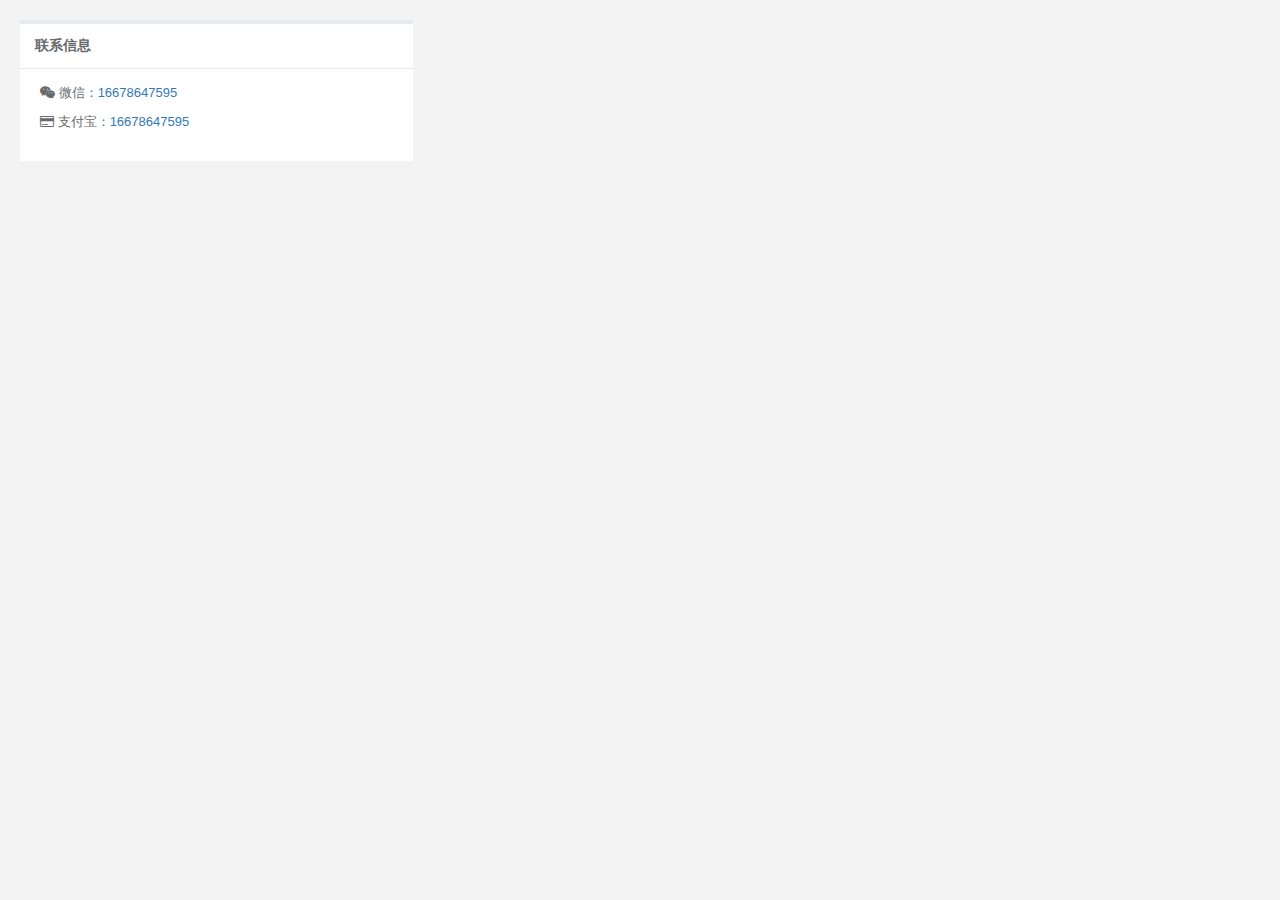
<file: src/main/resources/templates/main.html>
<!DOCTYPE html>
<html  lang="zh" xmlns:th="http://www.thymeleaf.org">
<head>
    <meta charset="utf-8">
    <meta name="viewport" content="width=device-width, initial-scale=1.0">
    <!--360浏览器优先以webkit内核解析-->
    <title>若依介绍</title>
    <link rel="shortcut icon" href="favicon.ico">
    <link href="../static/css/bootstrap.min.css" th:href="@{/css/bootstrap.min.css}" rel="stylesheet"/>
    <link href="../static/css/font-awesome.min.css" th:href="@{/css/font-awesome.min.css}" rel="stylesheet"/>
    <link href="../static/css/main/animate.min.css" th:href="@{/css/main/animate.min.css}" rel="stylesheet"/>
    <link href="../static/css/main/style.min862f.css" th:href="@{/css/main/style.min862f.css}" rel="stylesheet"/>
</head>

<body class="gray-bg">
    <div class="wrapper wrapper-content">
        <div class="row">
            <div class="col-sm-4">

                <div class="ibox float-e-margins">
                    <div class="ibox-title">
                        <h5>联系信息</h5>

                    </div>
                    <div class="ibox-content">
                        <p><i class="fa fa-weixin"></i> 微信：<a href="javascript:;">16678647595</a>
                        </p>
                        <p><i class="fa fa-credit-card"></i> 支付宝：<a href="javascript:;" class="支付宝信息">16678647595</a>
                        </p>
                    </div>
                </div>
            </div>
        </div>
    </div>
    <script th:src="@{/js/jquery.min.js}"></script>
    <script th:src="@{/js/bootstrap.min.js}"></script>
    <script th:src="@{/ajax/libs/layer/layer.min.js}"></script>
    <script type="text/javascript">
	    $('#pay-qrcode').click(function(){
	        var html=$(this).html();
	        parent.layer.open({
	            title: false,
	            type: 1,
	            closeBtn:false,
	            shadeClose:true,
	            area: ['600px', '360px'],
	            content: html
	        });
	    });
    </script>
</body>
</html>
</file>
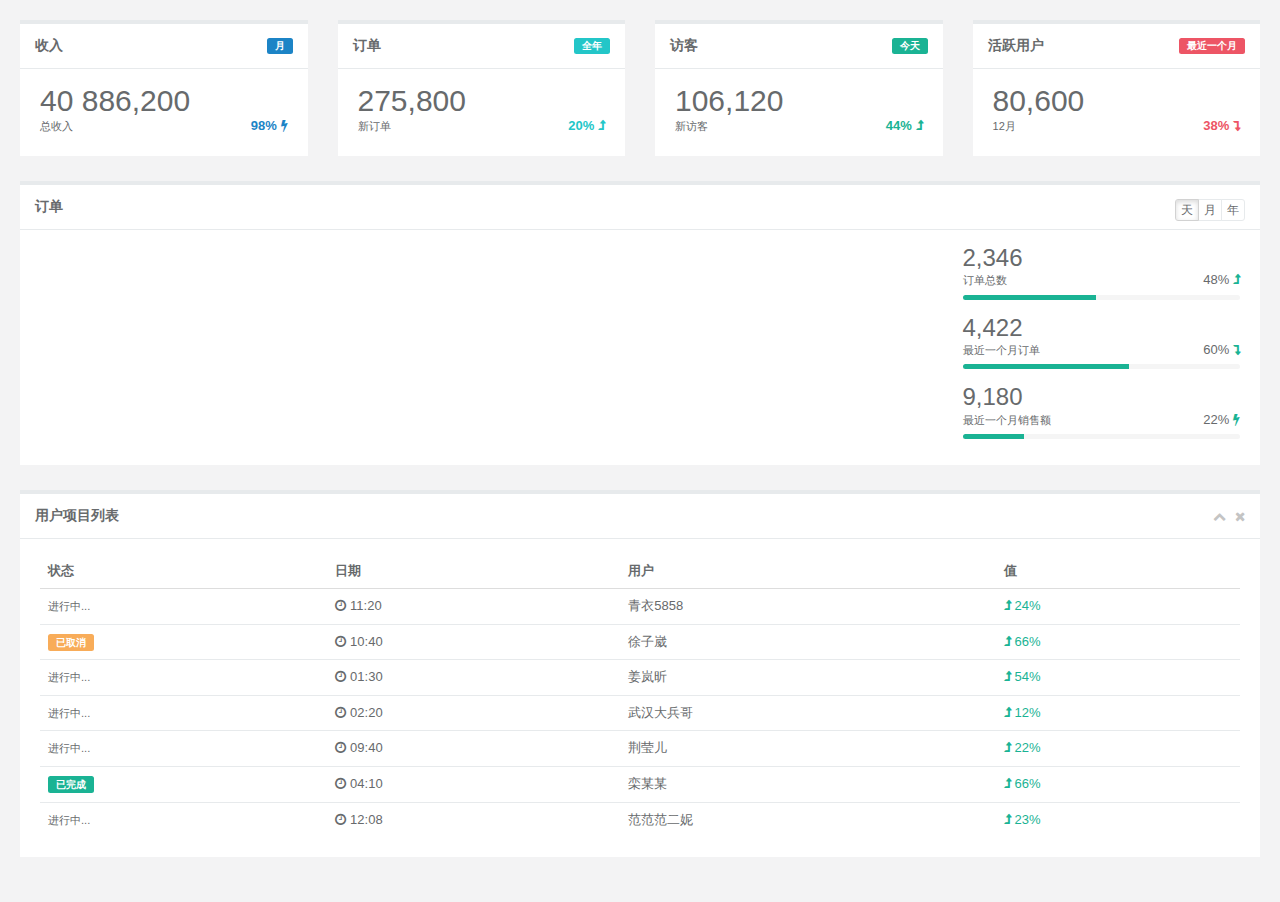
<file: src/main/resources/templates/main_v1.html>
<!DOCTYPE html>
<html lang="zh" xmlns:th="http://www.thymeleaf.org">
<head>
    <meta charset="utf-8">
    <meta name="viewport" content="width=device-width, initial-scale=1.0">
    <title>统计</title>
    <link rel="shortcut icon" href="favicon.ico">
    <link href="../static/css/bootstrap.min.css" th:href="@{/css/bootstrap.min.css}" rel="stylesheet"/>
    <link href="../static/css/font-awesome.min.css" th:href="@{/css/font-awesome.min.css}" rel="stylesheet"/>
    <link href="../static/css/main/animate.min.css" th:href="@{/css/main/animate.min.css}" rel="stylesheet"/>
    <link href="../static/css/main/style.min862f.css" th:href="@{/css/main/style.min862f.css}" rel="stylesheet"/>
</head>

<body class="gray-bg">
    <div class="wrapper wrapper-content">

        <div class="row">
            <div class="col-sm-3">
                <div class="ibox float-e-margins">
                    <div class="ibox-title">
                        <span class="label label-success pull-right">月</span>
                        <h5>收入</h5>
                    </div>
                    <div class="ibox-content">
                        <h1 class="no-margins">40 886,200</h1>
                        <div class="stat-percent font-bold text-success">98% <i class="fa fa-bolt"></i>
                        </div>
                        <small>总收入</small>
                    </div>
                </div>
            </div>
            <div class="col-sm-3">
                <div class="ibox float-e-margins">
                    <div class="ibox-title">
                        <span class="label label-info pull-right">全年</span>
                        <h5>订单</h5>
                    </div>
                    <div class="ibox-content">
                        <h1 class="no-margins">275,800</h1>
                        <div class="stat-percent font-bold text-info">20% <i class="fa fa-level-up"></i>
                        </div>
                        <small>新订单</small>
                    </div>
                </div>
            </div>
            <div class="col-sm-3">
                <div class="ibox float-e-margins">
                    <div class="ibox-title">
                        <span class="label label-primary pull-right">今天</span>
                        <h5>访客</h5>
                    </div>
                    <div class="ibox-content">
                        <h1 class="no-margins">106,120</h1>
                        <div class="stat-percent font-bold text-navy">44% <i class="fa fa-level-up"></i>
                        </div>
                        <small>新访客</small>
                    </div>
                </div>
            </div>
            <div class="col-sm-3">
                <div class="ibox float-e-margins">
                    <div class="ibox-title">
                        <span class="label label-danger pull-right">最近一个月</span>
                        <h5>活跃用户</h5>
                    </div>
                    <div class="ibox-content">
                        <h1 class="no-margins">80,600</h1>
                        <div class="stat-percent font-bold text-danger">38% <i class="fa fa-level-down"></i>
                        </div>
                        <small>12月</small>
                    </div>
                </div>
            </div>
        </div>
        
        <div class="row">
            <div class="col-sm-12">
                <div class="ibox float-e-margins">
                    <div class="ibox-title">
                        <h5>订单</h5>
                        <div class="pull-right">
                            <div class="btn-group">
                                <button type="button" class="btn btn-xs btn-white active">天</button>
                                <button type="button" class="btn btn-xs btn-white">月</button>
                                <button type="button" class="btn btn-xs btn-white">年</button>
                            </div>
                        </div>
                    </div>
                    <div class="ibox-content">
                        <div class="row">
                            <div class="col-sm-9">
                                <div class="flot-chart">
                                    <div class="flot-chart-content" id="flot-dashboard-chart"></div>
                                </div>
                            </div>
                            <div class="col-sm-3">
                                <ul class="stat-list">
                                    <li>
                                        <h2 class="no-margins">2,346</h2>
                                        <small>订单总数</small>
                                        <div class="stat-percent">48% <i class="fa fa-level-up text-navy"></i>
                                        </div>
                                        <div class="progress progress-mini">
                                            <div style="width: 48%;" class="progress-bar"></div>
                                        </div>
                                    </li>
                                    <li>
                                        <h2 class="no-margins ">4,422</h2>
                                        <small>最近一个月订单</small>
                                        <div class="stat-percent">60% <i class="fa fa-level-down text-navy"></i>
                                        </div>
                                        <div class="progress progress-mini">
                                            <div style="width: 60%;" class="progress-bar"></div>
                                        </div>
                                    </li>
                                    <li>
                                        <h2 class="no-margins ">9,180</h2>
                                        <small>最近一个月销售额</small>
                                        <div class="stat-percent">22% <i class="fa fa-bolt text-navy"></i>
                                        </div>
                                        <div class="progress progress-mini">
                                            <div style="width: 22%;" class="progress-bar"></div>
                                        </div>
                                    </li>
                                 </ul>
                            </div>
                        </div>
                    </div>
                </div>
            </div>
        </div>
        
        <div class="row">
            <div class="col-sm-12">
                <div class="ibox float-e-margins">
                    <div class="ibox-title">
                        <h5>用户项目列表</h5>
                        <div class="ibox-tools">
                            <a class="collapse-link">
                                <i class="fa fa-chevron-up"></i>
                            </a>
                            <a class="close-link">
                                <i class="fa fa-times"></i>
                            </a>
                        </div>
                    </div>
                    <div class="ibox-content">
                        <table class="table table-hover no-margins">
                            <thead>
                                <tr>
                                    <th>状态</th>
                                    <th>日期</th>
                                    <th>用户</th>
                                    <th>值</th>
                                </tr>
                            </thead>
                            <tbody>
                                <tr>
                                    <td><small>进行中...</small>
                                    </td>
                                    <td><i class="fa fa-clock-o"></i> 11:20</td>
                                    <td>青衣5858</td>
                                    <td class="text-navy"> <i class="fa fa-level-up"></i> 24%</td>
                                </tr>
                                <tr>
                                    <td><span class="label label-warning">已取消</span>
                                    </td>
                                    <td><i class="fa fa-clock-o"></i> 10:40</td>
                                    <td>徐子崴</td>
                                    <td class="text-navy"> <i class="fa fa-level-up"></i> 66%</td>
                                </tr>
                                <tr>
                                    <td><small>进行中...</small>
                                    </td>
                                    <td><i class="fa fa-clock-o"></i> 01:30</td>
                                    <td>姜岚昕</td>
                                    <td class="text-navy"> <i class="fa fa-level-up"></i> 54%</td>
                                </tr>
                                <tr>
                                    <td><small>进行中...</small>
                                    </td>
                                    <td><i class="fa fa-clock-o"></i> 02:20</td>
                                    <td>武汉大兵哥</td>
                                    <td class="text-navy"> <i class="fa fa-level-up"></i> 12%</td>
                                </tr>
                                <tr>
                                    <td><small>进行中...</small>
                                    </td>
                                    <td><i class="fa fa-clock-o"></i> 09:40</td>
                                    <td>荆莹儿</td>
                                    <td class="text-navy"> <i class="fa fa-level-up"></i> 22%</td>
                                </tr>
                                <tr>
                                    <td><span class="label label-primary">已完成</span>
                                    </td>
                                    <td><i class="fa fa-clock-o"></i> 04:10</td>
                                    <td>栾某某</td>
                                    <td class="text-navy"> <i class="fa fa-level-up"></i> 66%</td>
                                </tr>
                                <tr>
                                    <td><small>进行中...</small>
                                    </td>
                                    <td><i class="fa fa-clock-o"></i> 12:08</td>
                                    <td>范范范二妮</td>
                                    <td class="text-navy"> <i class="fa fa-level-up"></i> 23%</td>
                                </tr>
                            </tbody>
                        </table>
                    </div>
                </div>
            </div>
         </div>
      </div>
    </div>
    <script th:src="@{/js/jquery.min.js}"></script>
    <script th:src="@{/js/bootstrap.min.js}"></script>
    <script th:src="@{/ajax/libs/flot/jquery.flot.js}"></script>
    
    <th:block th:include="include :: sparkline-js" />
    <script type="text/javascript">
	    $(document).ready(function () {
	        var data2 = [
	            [gd(2012, 1, 1), 7], [gd(2012, 1, 2), 6], [gd(2012, 1, 3), 4], [gd(2012, 1, 4), 8],
	            [gd(2012, 1, 5), 9], [gd(2012, 1, 6), 7], [gd(2012, 1, 7), 5], [gd(2012, 1, 8), 4],
	            [gd(2012, 1, 9), 7], [gd(2012, 1, 10), 8], [gd(2012, 1, 11), 9], [gd(2012, 1, 12), 6],
	            [gd(2012, 1, 13), 4], [gd(2012, 1, 14), 5], [gd(2012, 1, 15), 11], [gd(2012, 1, 16), 8],
	            [gd(2012, 1, 17), 8], [gd(2012, 1, 18), 11], [gd(2012, 1, 19), 11], [gd(2012, 1, 20), 6],
	            [gd(2012, 1, 21), 6], [gd(2012, 1, 22), 8], [gd(2012, 1, 23), 11], [gd(2012, 1, 24), 13],
	            [gd(2012, 1, 25), 7], [gd(2012, 1, 26), 9], [gd(2012, 1, 27), 9], [gd(2012, 1, 28), 8],
	            [gd(2012, 1, 29), 5], [gd(2012, 1, 30), 8], [gd(2012, 1, 31), 25]
	        ];
	
	        var data3 = [
	            [gd(2012, 1, 1), 800], [gd(2012, 1, 2), 500], [gd(2012, 1, 3), 600], [gd(2012, 1, 4), 700],
	            [gd(2012, 1, 5), 500], [gd(2012, 1, 6), 456], [gd(2012, 1, 7), 800], [gd(2012, 1, 8), 589],
	            [gd(2012, 1, 9), 467], [gd(2012, 1, 10), 876], [gd(2012, 1, 11), 689], [gd(2012, 1, 12), 700],
	            [gd(2012, 1, 13), 500], [gd(2012, 1, 14), 600], [gd(2012, 1, 15), 700], [gd(2012, 1, 16), 786],
	            [gd(2012, 1, 17), 345], [gd(2012, 1, 18), 888], [gd(2012, 1, 19), 888], [gd(2012, 1, 20), 888],
	            [gd(2012, 1, 21), 987], [gd(2012, 1, 22), 444], [gd(2012, 1, 23), 999], [gd(2012, 1, 24), 567],
	            [gd(2012, 1, 25), 786], [gd(2012, 1, 26), 666], [gd(2012, 1, 27), 888], [gd(2012, 1, 28), 900],
	            [gd(2012, 1, 29), 178], [gd(2012, 1, 30), 555], [gd(2012, 1, 31), 993]
	        ];
	
	
	        var dataset = [
	            {
	                label: "订单数",
	                data: data3,
	                color: "#1ab394",
	                bars: {
	                    show: true,
	                    align: "center",
	                    barWidth: 24 * 60 * 60 * 600,
	                    lineWidth: 0
	                }
	
	            }, {
	                label: "付款数",
	                data: data2,
	                yaxis: 2,
	                color: "#464f88",
	                lines: {
	                    lineWidth: 1,
	                    show: true,
	                    fill: true,
	                    fillColor: {
	                        colors: [{
	                            opacity: 0.2
	                        }, {
	                            opacity: 0.2
	                        }]
	                    }
	                },
	                splines: {
	                    show: false,
	                    tension: 0.6,
	                    lineWidth: 1,
	                    fill: 0.1
	                },
	            }
	        ];
	
	
	        var options = {
	            xaxis: {
	                mode: "time",
	                tickSize: [3, "day"],
	                tickLength: 0,
	                axisLabel: "Date",
	                axisLabelUseCanvas: true,
	                axisLabelFontSizePixels: 12,
	                axisLabelFontFamily: 'Arial',
	                axisLabelPadding: 10,
	                color: "#838383"
	            },
	            yaxes: [{
	                    position: "left",
	                    max: 1070,
	                    color: "#838383",
	                    axisLabelUseCanvas: true,
	                    axisLabelFontSizePixels: 12,
	                    axisLabelFontFamily: 'Arial',
	                    axisLabelPadding: 3
	            }, {
	                    position: "right",
	                    clolor: "#838383",
	                    axisLabelUseCanvas: true,
	                    axisLabelFontSizePixels: 12,
	                    axisLabelFontFamily: ' Arial',
	                    axisLabelPadding: 67
	            }
	            ],
	            legend: {
	                noColumns: 1,
	                labelBoxBorderColor: "#000000",
	                position: "nw"
	            },
	            grid: {
	                hoverable: false,
	                borderWidth: 0,
	                color: '#838383'
	            }
	        };
	
	        function gd(year, month, day) {
	            return new Date(year, month - 1, day).getTime();
	        }
	
	        var previousPoint = null,
	            previousLabel = null;
	
	        $.plot($("#flot-dashboard-chart"), dataset, options);
	    });
    </script>
</body>
</html>
</file>
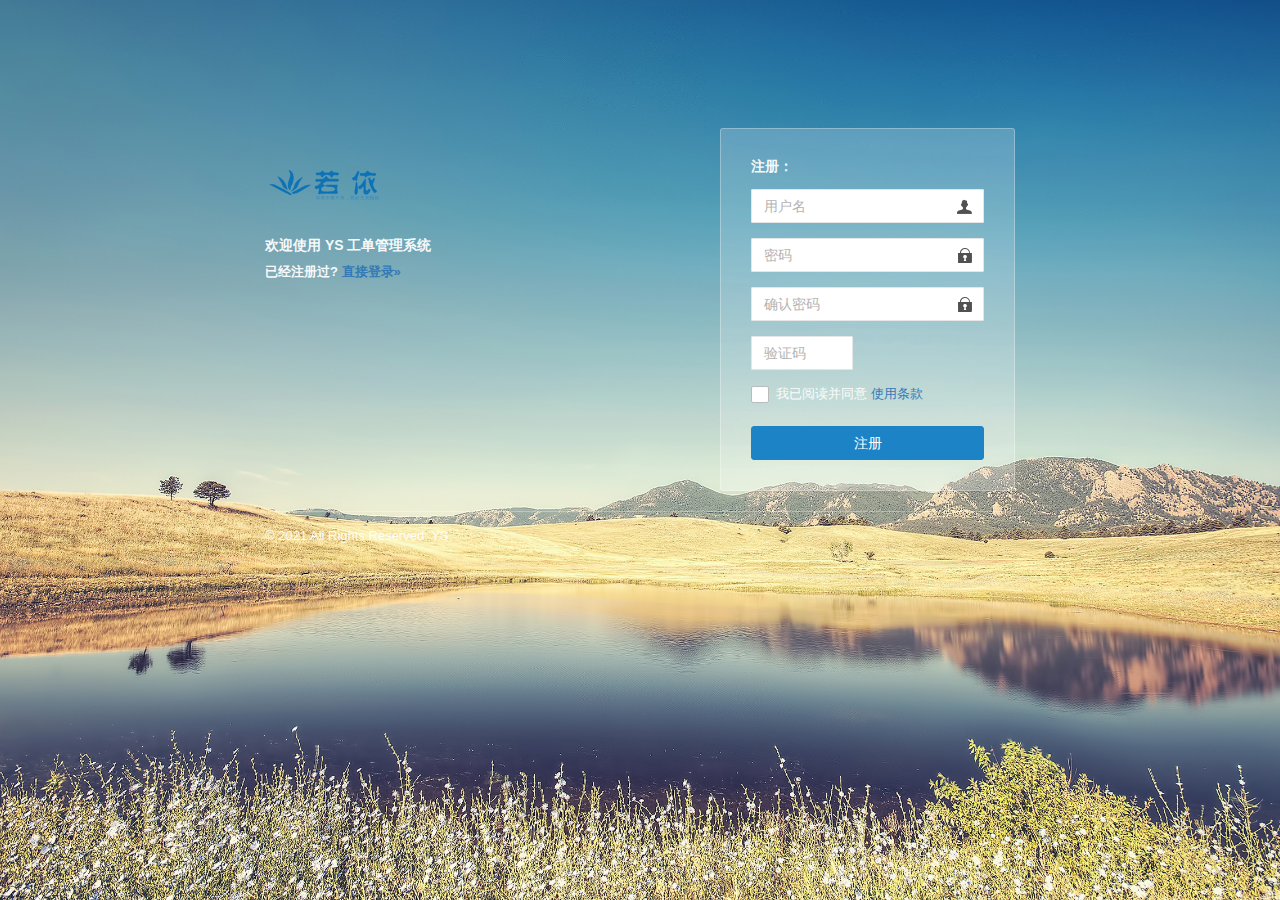
<file: src/main/resources/templates/register.html>
<!DOCTYPE html>
<html  lang="zh" xmlns:th="http://www.thymeleaf.org">
<head>
    <meta charset="utf-8">
    <meta name="viewport" content="width=device-width, initial-scale=1.0, maximum-scale=1.0">
    <title>注册工单系统</title>
    <meta name="description" content="若依后台管理框架">
    <link href="../static/css/bootstrap.min.css" th:href="@{/css/bootstrap.min.css}" rel="stylesheet"/>
    <link href="../static/css/font-awesome.min.css" th:href="@{/css/font-awesome.min.css}" rel="stylesheet"/>
    <link href="../static/css/style.css" th:href="@{/css/style.css}" rel="stylesheet"/>
    <link href="../static/css/login.min.css" th:href="@{/css/login.min.css}" rel="stylesheet"/>
    <link href="../static/ruoyi/css/ry-ui.css" th:href="@{/ruoyi/css/ry-ui.css?v=4.6.0}" rel="stylesheet"/>
    <!-- 360浏览器急速模式 -->
    <meta name="renderer" content="webkit">
    <!-- 避免IE使用兼容模式 -->
    <meta http-equiv="X-UA-Compatible" content="IE=edge">
    <link rel="shortcut icon" href="../static/favicon.ico" th:href="@{favicon.ico}"/>
    <style type="text/css">label.error { position:inherit;  }</style>
</head>
<body class="signin">
    <div class="signinpanel">
        <div class="row">
            <div class="col-sm-7">
                <div class="signin-info">
                    <div class="logopanel m-b">
                        <h1><img alt="[ 若依 ]" src="../static/ruoyi.png" th:src="@{/ruoyi.png}"></h1>
                    </div>
                    <div class="m-b"></div>
                    <h4>欢迎使用 <strong>YS 工单管理系统</strong></h4>
                    <strong>已经注册过? <a th:href="@{/login}">直接登录&raquo;</a></strong>
                </div>
            </div>
            <div class="col-sm-5">
                <form id="registerForm" autocomplete="off">
                    <h4 class="no-margins">注册：</h4>
                    <input type="text"     name="username" class="form-control uname"         placeholder="用户名"   maxlength="20" />
                    <input type="password" name="password" class="form-control pword"         placeholder="密码"     maxlength="20" />
                    <input type="password" name="confirmPassword" class="form-control pword"  placeholder="确认密码" maxlength="20" />
					<div class="row m-t" th:if="${captchaEnabled==true}">
						<div class="col-xs-6">
						    <input type="text" name="validateCode" class="form-control code"  placeholder="验证码"   maxlength="5" >
						</div>
						<div class="col-xs-6">
							<a href="javascript:void(0);" title="点击更换验证码">
								<img th:src="@{captcha/captchaImage(type=${captchaType})}" class="imgcode" width="85%"/>
							</a>
						</div>
					</div>
                    <div class="checkbox-custom" th:classappend="${captchaEnabled==false} ? 'm-t'">
				        <input type="checkbox" id="acceptTerm" name="acceptTerm"> <label for="acceptTerm">我已阅读并同意</label>
				        <a href="https://gitee.com/y_project/RuoYi/blob/master/README.md" target="_blank">使用条款</a>
				    </div>
                    <button class="btn btn-success btn-block" id="btnSubmit" data-loading="正在验证注册，请稍后...">注册</button>
                </form>
            </div>
        </div>
        <div class="signup-footer">
            <div class="pull-left">
                &copy; 2021 All Rights Reserved. YS <br>
            </div>
        </div>
    </div>
<script th:inline="javascript"> var ctx = [[@{/}]]; var captchaType = [[${captchaType}]]; </script>
<!-- 全局js -->
<script src="../static/js/jquery.min.js" th:src="@{/js/jquery.min.js}"></script>
<script src="../static/js/bootstrap.min.js" th:src="@{/js/bootstrap.min.js}"></script>
<!-- 验证插件 -->
<script src="../static/ajax/libs/validate/jquery.validate.min.js" th:src="@{/ajax/libs/validate/jquery.validate.min.js}"></script>
<script src="../static/ajax/libs/validate/messages_zh.min.js" th:src="@{/ajax/libs/validate/messages_zh.min.js}"></script>
<script src="../static/ajax/libs/layer/layer.min.js" th:src="@{/ajax/libs/layer/layer.min.js}"></script>
<script src="../static/ajax/libs/blockUI/jquery.blockUI.js" th:src="@{/ajax/libs/blockUI/jquery.blockUI.js}"></script>
<script src="../static/ruoyi/js/ry-ui.js" th:src="@{/ruoyi/js/ry-ui.js?v=4.6.0}"></script>
<script src="../static/ruoyi/register.js" th:src="@{/ruoyi/register.js}"></script>
</body>
</html>
</file>
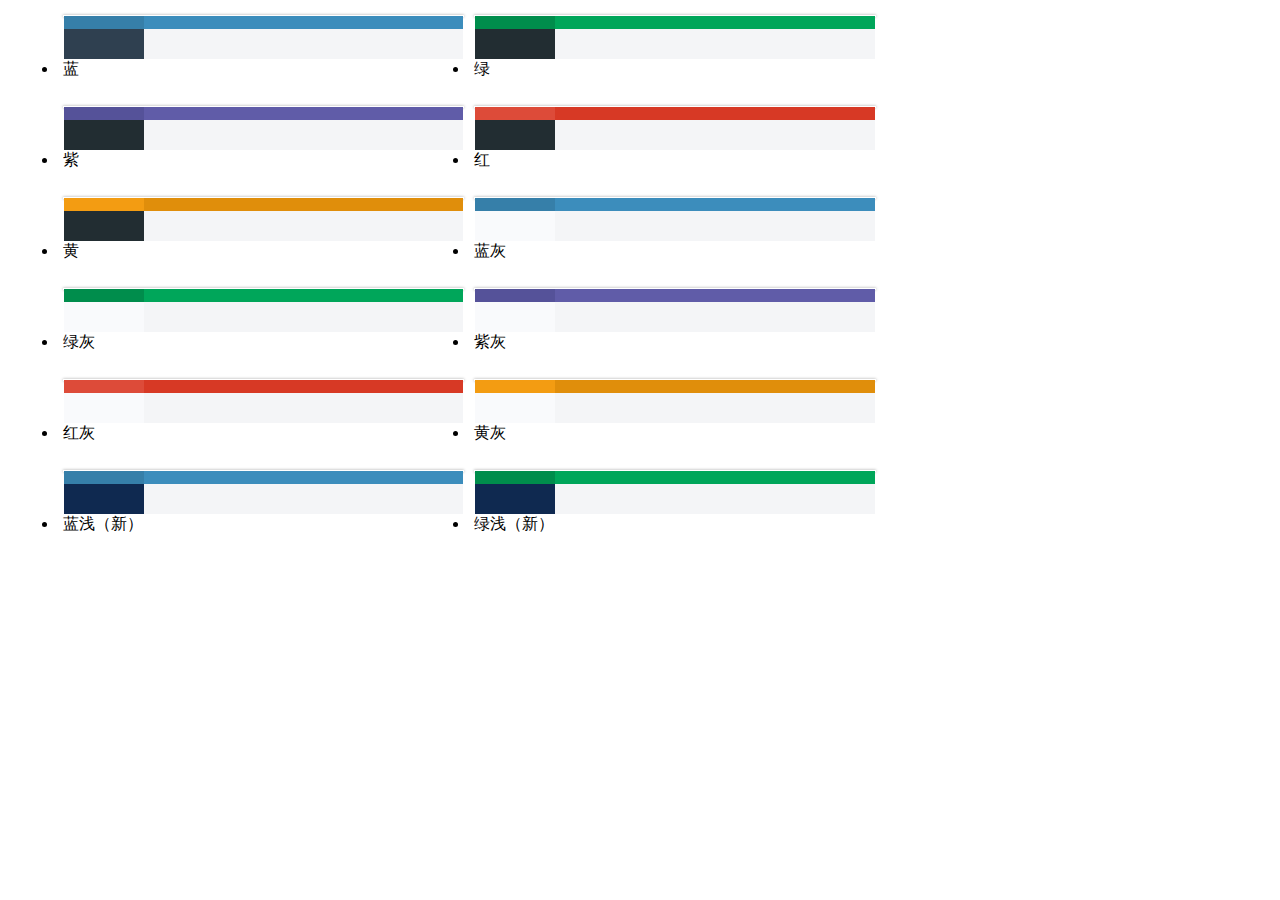
<file: src/main/resources/templates/skin.html>
<!DOCTYPE html>
<html  lang="zh" xmlns:th="http://www.thymeleaf.org">
<head>
    <meta charset="utf-8">
    <meta name="viewport" content="width=device-width, initial-scale=1.0">
    <meta name="renderer" content="webkit">
    <title>主题选择</title>
    <!--[if lt IE 9]>
    <meta http-equiv="refresh" content="0;ie.html"/>
    <![endif]-->
    <link rel="shortcut icon" href="../static/favicon.ico" th:href="@{favicon.ico}"/>
    <link th:href="@{/css/bootstrap.min.css}" rel="stylesheet"/>
    <link th:href="@{/css/style.css}" rel="stylesheet"/>
    <style type="text/css">
		.list-unstyled{margin:10px;}
		.full-opacity-hover{opacity:1;filter:alpha(opacity=1);border:1px solid #fff}
		.full-opacity-hover:hover{border:1px solid #f00;}
	</style>
</head>
<body class="gray-bg">
<ul class="list-unstyled clearfix">
	<li style="float:left; width: 33.33333%; padding: 5px;">
		<a href="javascript:" data-skin="skin-blue|theme-dark" style="display: block; box-shadow: 0 0 3px rgba(0,0,0,0.4)" class="clearfix full-opacity-hover">
			<span style="width: 20%; float: left; height: 13px; background: #367fa9"></span>
			<span style="width: 80%; float: left; height: 13px; background: #3c8dbc"></span>
			<span style="width: 20%; float: left; height: 30px; background: #2f4050"></span>
			<span style="width: 80%; float: left; height: 30px; background: #f4f5f7"></span>
		</a>
		<p class="text-center">蓝</p>
	</li>
	
	<li style="float:left; width: 33.33333%; padding: 5px;">
		<a href="javascript:" data-skin="skin-green|theme-dark" style="display: block; box-shadow: 0 0 3px rgba(0,0,0,0.4)" class="clearfix full-opacity-hover">
			<span style="width: 20%; float: left; height: 13px; background: #008d4c"></span>
			<span style="width: 80%; float: left; height: 13px; background: #00a65a"></span>
			<span style="width: 20%; float: left; height: 30px; background: #222d32"></span>
			<span style="width: 80%; float: left; height: 30px; background: #f4f5f7"></span>
		</a>
		<p class="text-center">绿</p>
	</li>
	
	<li style="float:left; width: 33.33333%; padding: 5px;">
		<a href="javascript:" data-skin="skin-purple|theme-dark" style="display: block; box-shadow: 0 0 3px rgba(0,0,0,0.4)" class="clearfix full-opacity-hover">
			<span style="width: 20%; float: left; height: 13px; background: #555299"></span>
			<span style="width: 80%; float: left; height: 13px; background: #605ca8"></span>
			<span style="width: 20%; float: left; height: 30px; background: #222d32"></span>
			<span style="width: 80%; float: left; height: 30px; background: #f4f5f7"></span>
		</a>
		<p class="text-center">紫</p>
	</li>
	
	<li style="float:left; width: 33.33333%; padding: 5px;">
		<a href="javascript:" data-skin="skin-red|theme-dark" style="display: block; box-shadow: 0 0 3px rgba(0,0,0,0.4)" class="clearfix full-opacity-hover">
			<span style="width: 20%; float: left; height: 13px; background: #dd4b39"></span>
			<span style="width: 80%; float: left; height: 13px; background: #d73925"></span>
			<span style="width: 20%; float: left; height: 30px; background: #222d32"></span>
			<span style="width: 80%; float: left; height: 30px; background: #f4f5f7"></span>
		</a>
		<p class="text-center">红</p>
	</li>
	
	<li style="float:left; width: 33.33333%; padding: 5px;">
		<a href="javascript:" data-skin="skin-yellow|theme-dark" style="display: block; box-shadow: 0 0 3px rgba(0,0,0,0.4)" class="clearfix full-opacity-hover">
			<span style="width: 20%; float: left; height: 13px; background: #f39c12"></span>
			<span style="width: 80%; float: left; height: 13px; background: #e08e0b"></span>
			<span style="width: 20%; float: left; height: 30px; background: #222d32"></span>
			<span style="width: 80%; float: left; height: 30px; background: #f4f5f7"></span>
		</a>
		<p class="text-center">黄</p>
	</li>
	
	<li style="float:left; width: 33.33333%; padding: 5px;">
		<a href="javascript:" data-skin="skin-blue|theme-light" style="display: block; box-shadow: 0 0 3px rgba(0,0,0,0.4)" class="clearfix full-opacity-hover">
			<span style="width: 20%; float: left; height: 13px; background: #367fa9"></span>
			<span style="width: 80%; float: left; height: 13px; background: #3c8dbc"></span>
			<span style="width: 20%; float: left; height: 30px; background: #f9fafc"></span>
			<span style="width: 80%; float: left; height: 30px; background: #f4f5f7"></span>
		</a>
		<p class="text-center">蓝灰</p>
	</li>
	
	<li style="float:left; width: 33.33333%; padding: 5px;">
		<a href="javascript:" data-skin="skin-green|theme-light" style="display: block; box-shadow: 0 0 3px rgba(0,0,0,0.4)" class="clearfix full-opacity-hover">
			<span style="width: 20%; float: left; height: 13px; background: #008d4c"></span>
			<span style="width: 80%; float: left; height: 13px; background: #00a65a"></span>
			<span style="width: 20%; float: left; height: 30px; background: #f9fafc"></span>
			<span style="width: 80%; float: left; height: 30px; background: #f4f5f7"></span>
		</a>
		<p class="text-center">绿灰</p>
	</li>
	
	<li style="float:left; width: 33.33333%; padding: 5px;">
		<a href="javascript:" data-skin="skin-purple|theme-light" style="display: block; box-shadow: 0 0 3px rgba(0,0,0,0.4)" class="clearfix full-opacity-hover">
			<span style="width: 20%; float: left; height: 13px; background: #555299"></span>
			<span style="width: 80%; float: left; height: 13px; background: #605ca8"></span>
			<span style="width: 20%; float: left; height: 30px; background: #f9fafc"></span>
			<span style="width: 80%; float: left; height: 30px; background: #f4f5f7"></span>
		</a>
		<p class="text-center">紫灰</p>
	</li>
	
	<li style="float:left; width: 33.33333%; padding: 5px;">
		<a href="javascript:" data-skin="skin-red|theme-light" style="display: block; box-shadow: 0 0 3px rgba(0,0,0,0.4)" class="clearfix full-opacity-hover">
			<span style="width: 20%; float: left; height: 13px; background: #dd4b39"></span>
			<span style="width: 80%; float: left; height: 13px; background: #d73925"></span>
			<span style="width: 20%; float: left; height: 30px; background: #f9fafc"></span>
			<span style="width: 80%; float: left; height: 30px; background: #f4f5f7"></span>
		</a>
		<p class="text-center">红灰</p>
	</li>
	
	<li style="float:left; width: 33.33333%; padding: 5px;">
		<a href="javascript:" data-skin="skin-yellow|theme-light" style="display: block; box-shadow: 0 0 3px rgba(0,0,0,0.4)" class="clearfix full-opacity-hover">
			<span style="width: 20%; float: left; height: 13px; background: #f39c12"></span>
			<span style="width: 80%; float: left; height: 13px; background: #e08e0b"></span>
			<span style="width: 20%; float: left; height: 30px; background: #f9fafc"></span>
			<span style="width: 80%; float: left; height: 30px; background: #f4f5f7"></span>
		</a>
		<p class="text-center">黄灰</p>
	</li>
	
	<li style="float:left; width: 33.33333%; padding: 5px;">
		<a href="javascript:" data-skin="skin-blue|theme-blue" style="display: block; box-shadow: 0 0 3px rgba(0,0,0,0.4)" class="clearfix full-opacity-hover">
			<span style="width: 20%; float: left; height: 13px; background: #367fa9"></span>
			<span style="width: 80%; float: left; height: 13px; background: #3c8dbc"></span>
			<span style="width: 20%; float: left; height: 30px; background: rgba(15,41,80,1)"></span>
			<span style="width: 80%; float: left; height: 30px; background: #f4f5f7"></span>
		</a>
		<p class="text-center">蓝浅（新）</p>
	</li>
	<li style="float:left; width: 33.33333%; padding: 5px;">
		<a href="javascript:" data-skin="skin-green|theme-blue" style="display: block; box-shadow: 0 0 3px rgba(0,0,0,0.4)" class="clearfix full-opacity-hover">
			<span style="width: 20%; float: left; height: 13px; background: #008d4c"></span>
			<span style="width: 80%; float: left; height: 13px; background: #00a65a"></span>
			<span style="width: 20%; float: left; height: 30px; background: rgba(15,41,80,1)"></span>
			<span style="width: 80%; float: left; height: 30px; background: #f4f5f7"></span>
		</a>
		<p class="text-center">绿浅（新）</p>
	</li>
</ul>
</body>
<script th:src="@{/js/jquery.min.js}"></script>
<script th:src="@{/ruoyi/js/common.js?v=4.6.0}"></script>
<script type="text/javascript">
//皮肤样式列表
var skins = ["skin-blue", "skin-green", "skin-purple", "skin-red", "skin-yellow"];

// 主题样式列表
var themes = ["theme-dark", "theme-light", "theme-blue"];

$("[data-skin]").on('click',
function(e) {
    var skin = $(this).data('skin');
    $.each(skins, function(i) {
        parent.$("body").removeClass(skins[i]);
    });
    $.each(themes, function(i) {
        parent.$("body").removeClass(themes[i]);
    });
    parent.$("body").addClass(skin.split('|')[0]);
    parent.$("body").addClass(skin.split('|')[1]);
    storage.set('skin', skin);
});
</script>
</html>
</file>
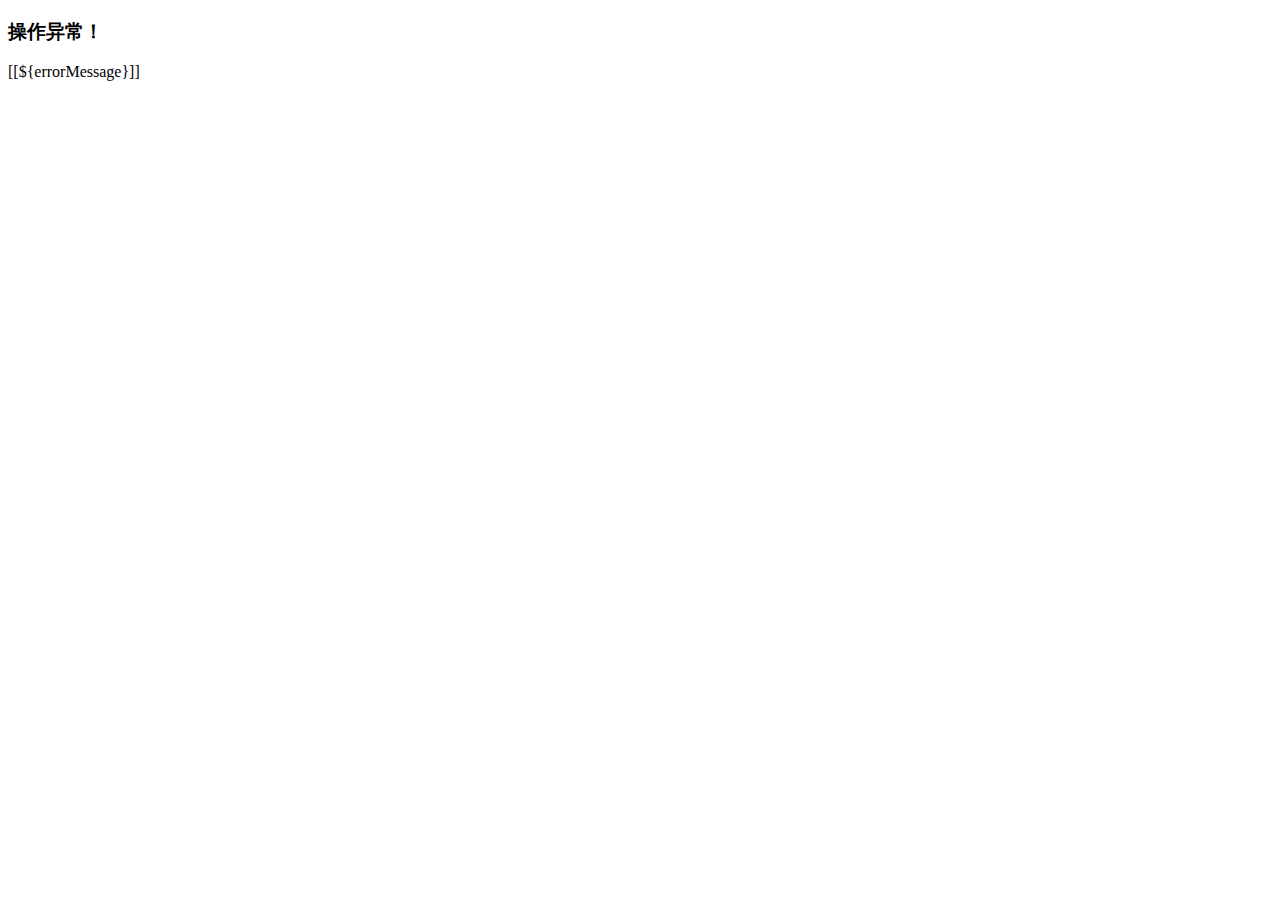
<file: src/main/resources/templates/error/business.html>
<!DOCTYPE html>
<html lang="zh">
<head>
    <meta charset="utf-8">
    <meta name="viewport" content="width=device-width, initial-scale=1.0">
    <title>RuoYi - 403</title>
	<link th:href="@{/css/bootstrap.min.css}" rel="stylesheet"/>
    <link th:href="@{/css/animate.css}" rel="stylesheet"/>
    <link th:href="@{/css/style.css}" rel="stylesheet"/>
</head>
<body class="gray-bg">
    <div class="middle-box text-center animated fadeInDown">
        <h3 class="font-bold">操作异常！</h3>

        <div class="error-desc">
            [[${errorMessage}]]
        </div>
    </div>
</body>
</html>
</file>
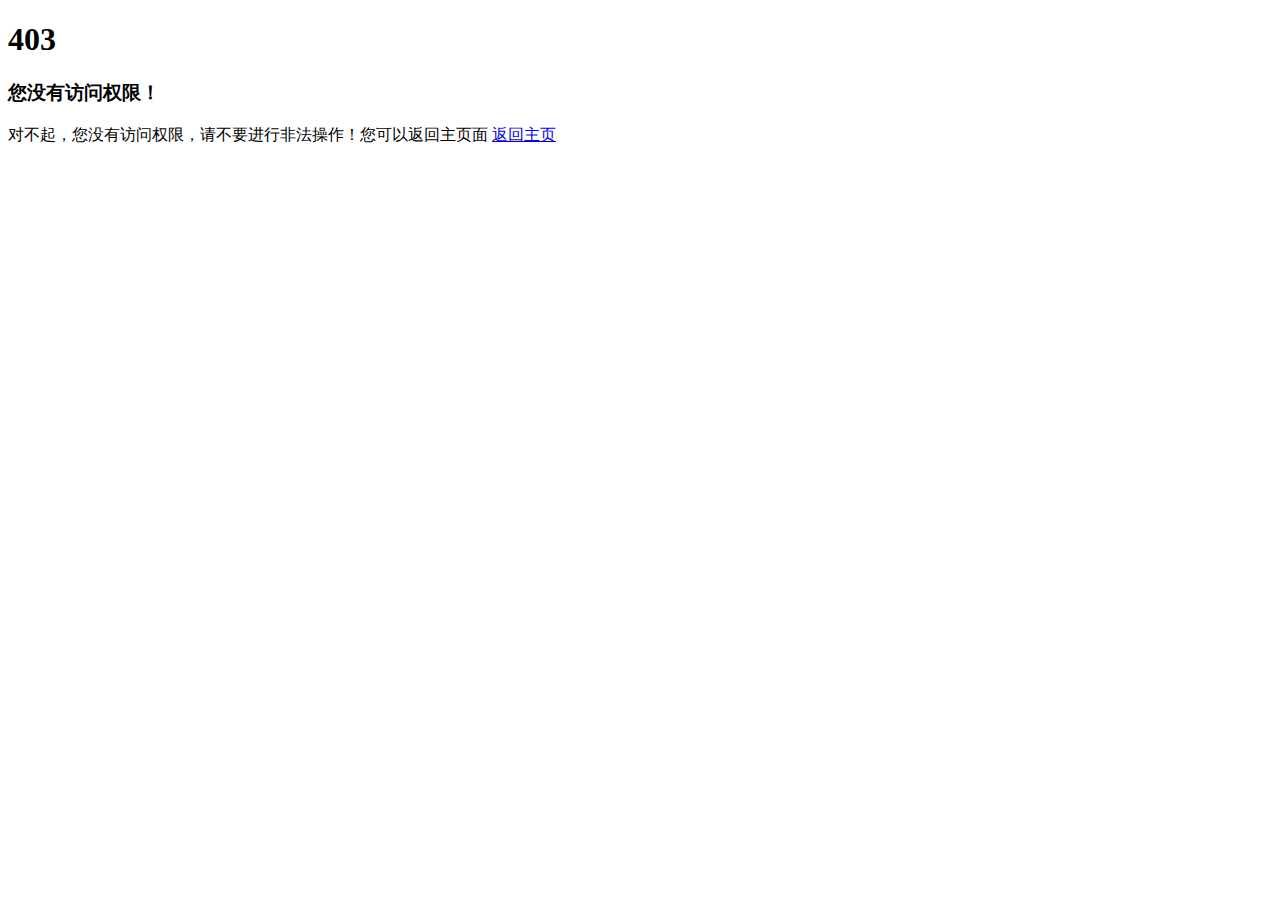
<file: src/main/resources/templates/error/unauth.html>
<!DOCTYPE html>
<html lang="zh">
<head>
    <meta charset="utf-8">
    <meta name="viewport" content="width=device-width, initial-scale=1.0">
    <title>RuoYi - 403</title>
	<link th:href="@{/css/bootstrap.min.css}" rel="stylesheet"/>
    <link th:href="@{/css/animate.css}" rel="stylesheet"/>
    <link th:href="@{/css/style.css}" rel="stylesheet"/>
</head>
<body class="gray-bg">
    <div class="middle-box text-center animated fadeInDown">
        <h1>403</h1>
        <h3 class="font-bold">您没有访问权限！</h3>

        <div class="error-desc">
                                对不起，您没有访问权限，请不要进行非法操作！您可以返回主页面
            <a href="javascript:index()" class="btn btn-outline btn-primary btn-xs">返回主页</a>
        </div>
    </div>
    <script th:inline="javascript">
      var ctx = [[@{/}]];
      function index() {
    	  window.top.location = ctx + "index";
      }
    </script>
</body>
</html>
</file>
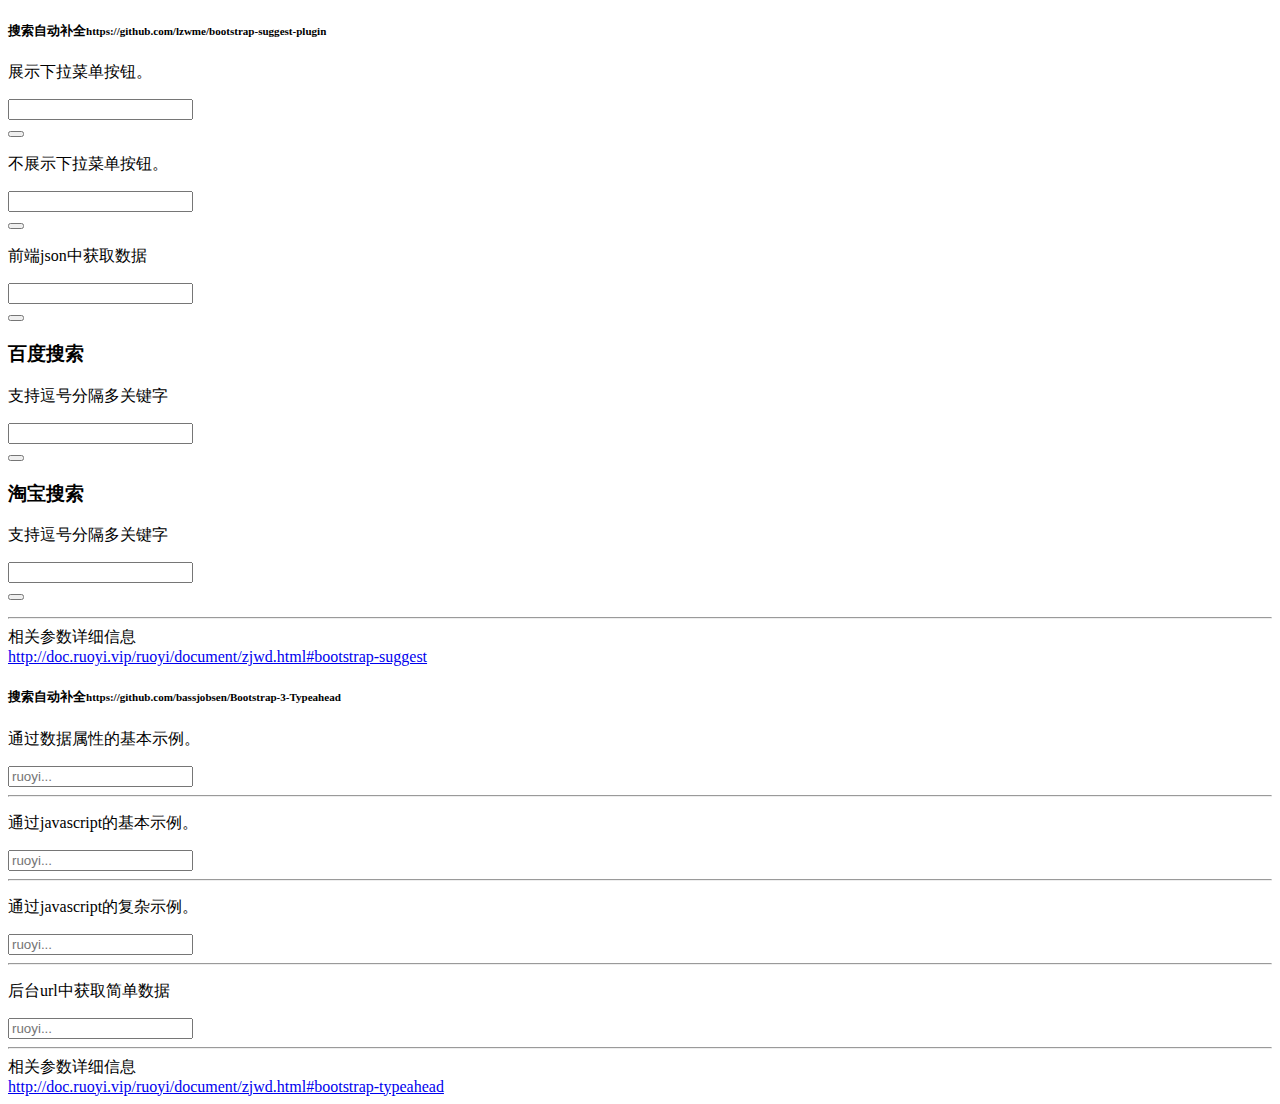
<file: src/main/resources/templates/demo/form/autocomplete.html>
<!DOCTYPE html>
<html lang="zh">
<head>
	<th:block th:include="include :: header('搜索自动补全')" />
</head>
<body class="gray-bg">
      <div class="wrapper wrapper-content animated fadeInRight">
        <div class="row">
            <div class="col-sm-6">
                <div class="ibox float-e-margins">
                    <div class="ibox-title">
                        <h5>搜索自动补全<small>https://github.com/lzwme/bootstrap-suggest-plugin</small></h5>
                    </div>  
                    <div class="ibox-content">
                        <p>展示下拉菜单按钮。</p>
                        <div class="row">
                            <div class="col-lg-6">
                                <div class="input-group">
                                    <input type="text" class="form-control" id="suggest-demo-1">
                                    <div class="input-group-btn">
                                        <button type="button" class="btn btn-white dropdown-toggle" data-toggle="dropdown">
                                            <span class="caret"></span>
                                        </button>
                                        <ul class="dropdown-menu dropdown-menu-right" role="menu">
                                        </ul>
                                    </div>
                                </div>
                            </div>
                        </div>
                        
                        <p>不展示下拉菜单按钮。</p>
                        <div class="row">
                            <div class="col-lg-6">
                                <div class="input-group">
                                    <input type="text" class="form-control" id="suggest-demo-2">
                                    <div class="input-group-btn">
                                        <button type="button" class="btn btn-white dropdown-toggle" data-toggle="dropdown">
                                            <span class="caret"></span>
                                        </button>
                                        <ul class="dropdown-menu dropdown-menu-right" role="menu">
                                        </ul>
                                    </div>
                                </div>
                            </div>
                        </div>
                        
                        <p>前端json中获取数据</p>
                        <div class="row">
                            <div class="col-lg-6">
                                <div class="input-group">
                                    <input type="text" class="form-control" id="suggest-demo-3">
                                    <div class="input-group-btn">
                                        <button type="button" class="btn btn-white dropdown-toggle" data-toggle="dropdown">
                                            <span class="caret"></span>
                                        </button>
                                        <ul class="dropdown-menu dropdown-menu-right" role="menu">
                                        </ul>
                                    </div>
                                    <!-- /btn-group -->
                                </div>
                            </div>
                        </div>
                        
                        <h3>百度搜索</h3>
                        <p>支持逗号分隔多关键字</p>
                        <div class="row">
                            <div class="col-lg-6">
                                <div class="input-group" style="width: 300px;">
                                    <input type="text" class="form-control" id="baidu">
                                    <div class="input-group-btn">
                                        <button type="button" class="btn btn-white dropdown-toggle" data-toggle="dropdown">
                                            <span class="caret"></span>
                                        </button>
                                        <ul class="dropdown-menu dropdown-menu-right" role="menu">
                                        </ul>
                                    </div>
                                    <!-- /btn-group -->
                                </div>
                            </div>
                        </div>
                        
                        <h3>淘宝搜索</h3>
                        <p>支持逗号分隔多关键字</p>
                        <div class="row">
                            <div class="col-lg-6">
                                <div class="input-group" style="width: 400px;">
                                    <input type="text" class="form-control" id="taobao">
                                    <div class="input-group-btn">
                                        <button type="button" class="btn btn-white dropdown-toggle" data-toggle="dropdown">
                                            <span class="caret"></span>
                                        </button>
                                        <ul class="dropdown-menu dropdown-menu-right" role="menu">
                                        </ul>
                                    </div>
                                    <!-- /btn-group -->
                                </div>
                            </div>
                        </div>
                        <hr>
                        <div class="form-group">
                            <label class="font-noraml">相关参数详细信息</label>
                            <div><a href="http://doc.ruoyi.vip/ruoyi/document/zjwd.html#bootstrap-suggest" target="_blank">http://doc.ruoyi.vip/ruoyi/document/zjwd.html#bootstrap-suggest</a></div>
                        </div>
                    </div>
                </div>
            </div>
            
            <div class="col-sm-6">
                <div class="ibox float-e-margins">
                    <div class="ibox-title">
                        <h5>搜索自动补全<small>https://github.com/bassjobsen/Bootstrap-3-Typeahead</small></h5>
                    </div>  
                    <div class="ibox-content">
                        <p>通过数据属性的基本示例。</p>
                        <div class="row">
                            <div class="col-lg-6">
                           	    <input type="text" placeholder="ruoyi..." data-provide="typeahead" data-source='["ruoyi 1","ruoyi 2","ruoyi 3"]' class="form-control" />
                            </div>
                        </div>
                        <hr>
                        
                        <p>通过javascript的基本示例。</p>
                        <div class="row">
                            <div class="col-lg-6">
                                <input type="text" placeholder="ruoyi..." class="form-control" id="typeahead-demo-1"/>
                            </div>
                        </div>
                        
                        <hr>
                        <p>通过javascript的复杂示例。</p>
                        <div class="row">
                            <div class="col-lg-6">
                                <input type="text" placeholder="ruoyi..." class="form-control" id="typeahead-demo-2"/>
                            </div>
                        </div>
                        
                        <hr>
                        <p>后台url中获取简单数据</p>
                        <div class="row">
                            <div class="col-lg-6">
                                <input type="text" placeholder="ruoyi..." class="form-control" id="typeahead-demo-3"/>
                            </div>
                        </div>
                        
                        <hr>
                        <div class="form-group">
                            <label class="font-noraml">相关参数详细信息</label>
                            <div><a href="http://doc.ruoyi.vip/ruoyi/document/zjwd.html#bootstrap-typeahead" target="_blank">http://doc.ruoyi.vip/ruoyi/document/zjwd.html#bootstrap-typeahead</a></div>
                        </div>
                    </div>
                </div>
            </div>
        </div>
    </div>
    <th:block th:include="include :: footer" />
    <th:block th:include="include :: bootstrap-suggest-js" />
    <th:block th:include="include :: bootstrap-typeahead-js" />
    <script type="text/javascript">
        
	    var testBsSuggest = $("#suggest-demo-1").bsSuggest({
	        url: ctx + "demo/form/userModel",
	        idField: "userId",
	        keyField: "userName"
	    }).on('onDataRequestSuccess', function (e, result) {
	        console.log('onDataRequestSuccess: ', result);
	    }).on('onSetSelectValue', function (e, keyword) {
	        console.log('onSetSelectValue: ', keyword);
	    }).on('onUnsetSelectValue', function (e) {
	        console.log("onUnsetSelectValue");
	    });
	    
	    var testBsSuggest = $("#suggest-demo-2").bsSuggest({
	        url: ctx + "demo/form/userModel",
	        showBtn: false,
	        idField: "userId",
	        keyField: "userName"
	    }).on('onDataRequestSuccess', function (e, result) {
	        console.log('onDataRequestSuccess: ', result);
	    }).on('onSetSelectValue', function (e, keyword) {
	        console.log('onSetSelectValue: ', keyword);
	    }).on('onUnsetSelectValue', function (e) {
	        console.log("onUnsetSelectValue");
	    });
	
	    //data 数据中获取
	    var testdataBsSuggest = $("#suggest-demo-3").bsSuggest({
	        indexId: 1,
	        indexKey: 2,
	        data: {
	            'value': [
	                {
	                    'userId': '1',
	                    'userCode': '1000001',
	                    'userName': '测试1',
	                    'userPhone': '15888888888'
	                },
	                {
	                    'userId': '2',
	                    'userCode': '1000002',
	                    'userName': '测试2',
	                    'userPhone': '15888888888'
	                },
	                {
	                    'userId': '3',
	                    'userCode': '1000003',
	                    'userName': '测试3',
	                    'userPhone': '15888888888'
	                },
	                {
	                    'userId': '4',
	                    'userCode': '1000004',
	                    'userName': '测试4',
	                    'userPhone': '15888888888'
	                },
	                {
	                    'userId': '5',
	                    'userCode': '1000005',
	                    'userName': '测试5',
	                    'userPhone': '15888888888'
	                }
				],
	            'defaults': 'http://ruoyi.vip'
	        }
	    });
	    
	    //百度搜索测试
	    var baiduBsSuggest = $("#baidu").bsSuggest({
	        allowNoKeyword: false, //是否允许无关键字时请求数据
	        multiWord: true, //以分隔符号分割的多关键字支持
	        separator: ",", //多关键字支持时的分隔符，默认为空格
	        getDataMethod: "url", //获取数据的方式，总是从 URL 获取
	        url: 'http://unionsug.baidu.com/su?p=3&t=' + (new Date()).getTime() + '&wd=',
	        /*优先从url ajax 请求 json 帮助数据，注意最后一个参数为关键字请求参数*/
	        jsonp: 'cb',
	        /*如果从 url 获取数据，并且需要跨域，则该参数必须设置*/
	        processData: function (json) { // url 获取数据时，对数据的处理，作为 getData 的回调函数
	            var i, len, data = {
	                value: []
	            };
	            if (!json || !json.s || json.s.length === 0) {
	                return false;
	            }
	
	            console.log(json);
	            len = json.s.length;
	
	            jsonStr = "{'value':[";
	            for (i = 0; i < len; i++) {
	                data.value.push({
	                    word: json.s[i]
	                });
	            }
	            data.defaults = 'baidu';
	
	            //字符串转化为 js 对象
	            return data;
	        }
	    });
	    
	    //淘宝搜索建议测试
	    var taobaoBsSuggest = $("#taobao").bsSuggest({
	        indexId: 2,                 // data.value 的第几个数据，作为input输入框的内容
	        indexKey: 1,                // data.value 的第几个数据，作为input输入框的内容
	        allowNoKeyword: false,      // 是否允许无关键字时请求数据
	        hideOnSelect: true,         // 鼠标从列表单击选择了值时，是否隐藏选择列表
	        multiWord: true,            // 以分隔符号分割的多关键字支持
	        separator: ",",             // 多关键字支持时的分隔符，默认为空格
	        getDataMethod: "url",       // 获取数据的方式，总是从 URL 获取
	        effectiveFieldsAlias: {
	            Id: "序号",
	            Keyword: "关键字",
	            Count: "数量"
	        },
	        showHeader: true,
	        url: 'http://suggest.taobao.com/sug?code=utf-8&extras=1&q=',
	        /*优先从url ajax 请求 json 帮助数据，注意最后一个参数为关键字请求参数*/
	        jsonp: 'callback',
	        /*如果从 url 获取数据，并且需要跨域，则该参数必须设置*/
	        processData: function (json) { // url 获取数据时，对数据的处理，作为 getData 的回调函数
	            var i, len, data = {
	                value: []
	            };
	
	            if (!json || !json.result || json.result.length == 0) {
	                return false;
	            }
	
	            console.log(json);
	            len = json.result.length;
	
	            for (i = 0; i < len; i++) {
	                data.value.push({
	                    "Id": (i + 1),
	                    "Keyword": json.result[i][0],
	                    "Count": json.result[i][1]
	                });
	            }
	            console.log(data);
	            return data;
	        }
	    });
	    
	    $('#typeahead-demo-1').typeahead({
            source: ["ruoyi 1","ruoyi 2","ruoyi 3"]
        });
	    
	    $('#typeahead-demo-2').typeahead({
            source: [
                {"name": "Afghanistan", "code": "AF", "ccn0": "040"},
                {"name": "Land Islands", "code": "AX", "ccn0": "050"},
                {"name": "Albania", "code": "AL","ccn0": "060"},
                {"name": "Algeria", "code": "DZ","ccn0": "070"}
            ]
        });
	    
	    $.get(ctx + "demo/form/collection", function(data){
	    	$("#typeahead-demo-3").typeahead({
		        source: data.value
		    });
        },'json');
    </script>
</body>
</html>
</file>
